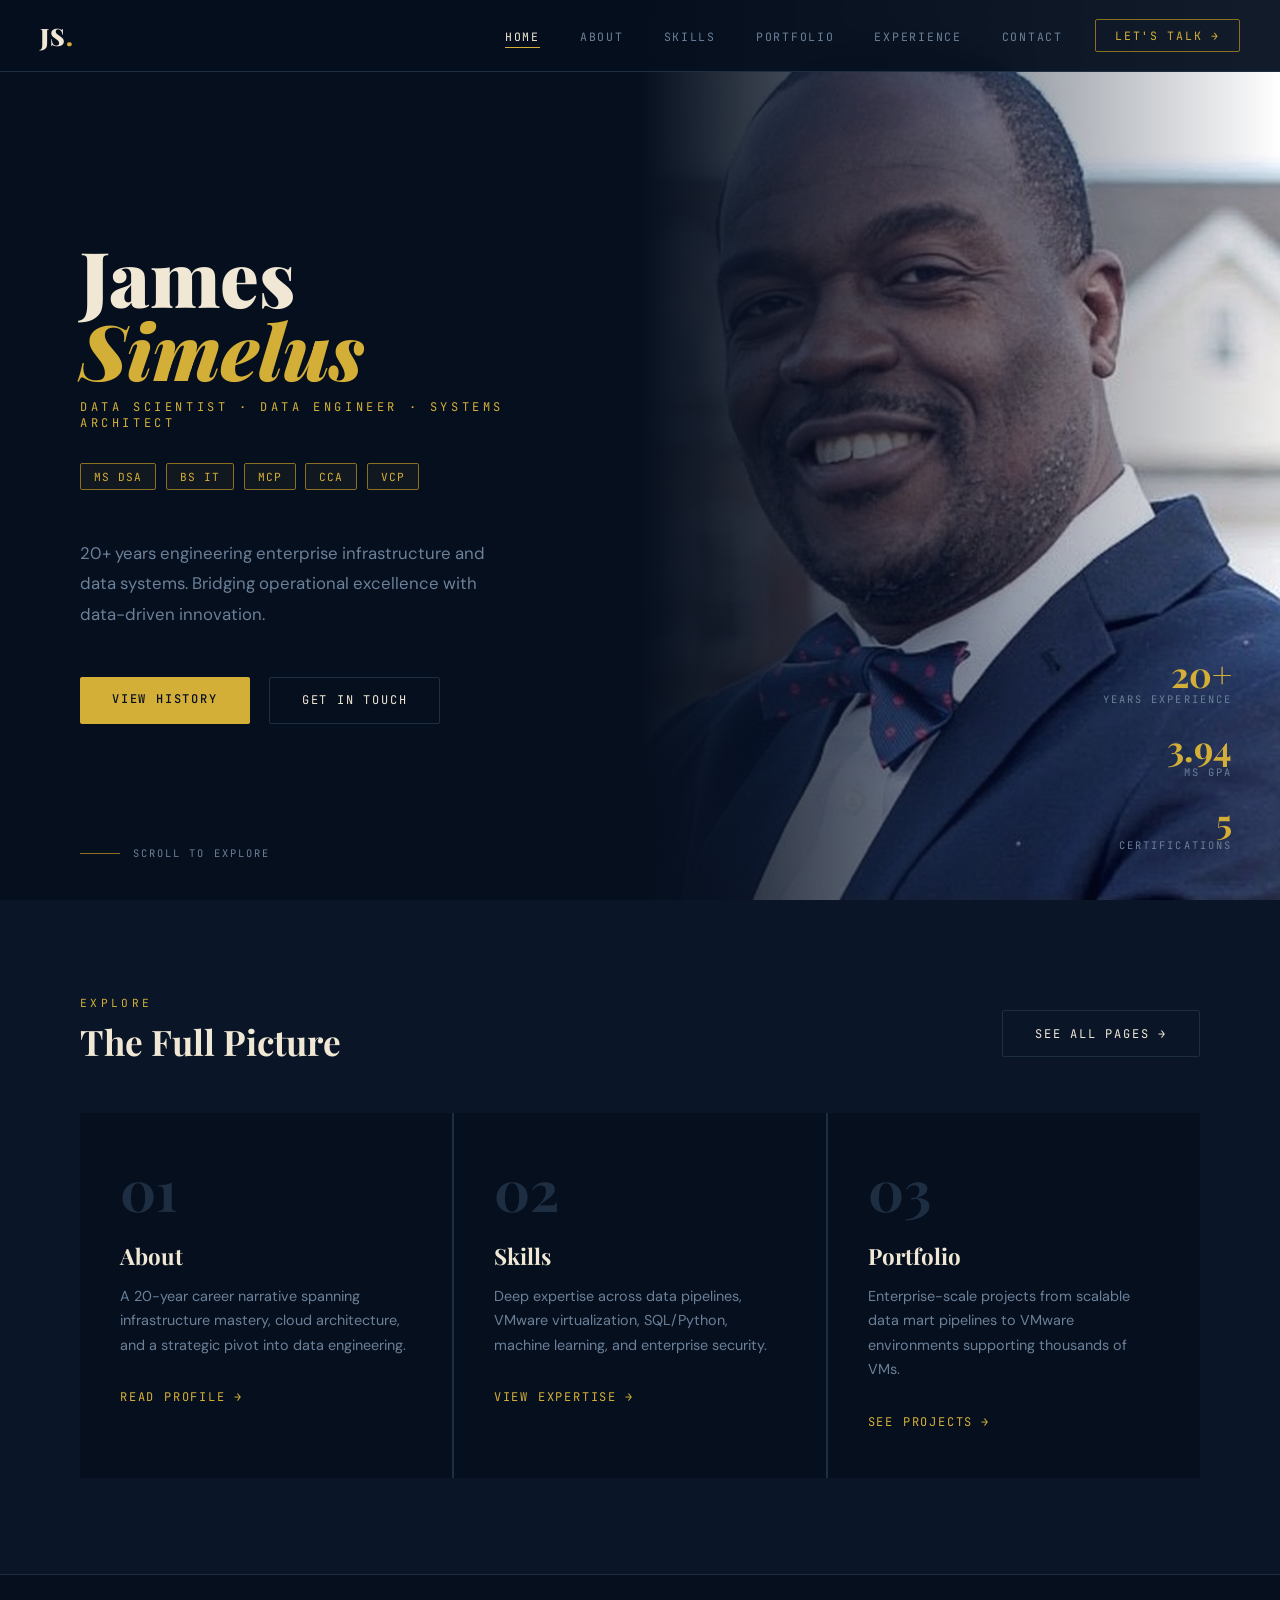
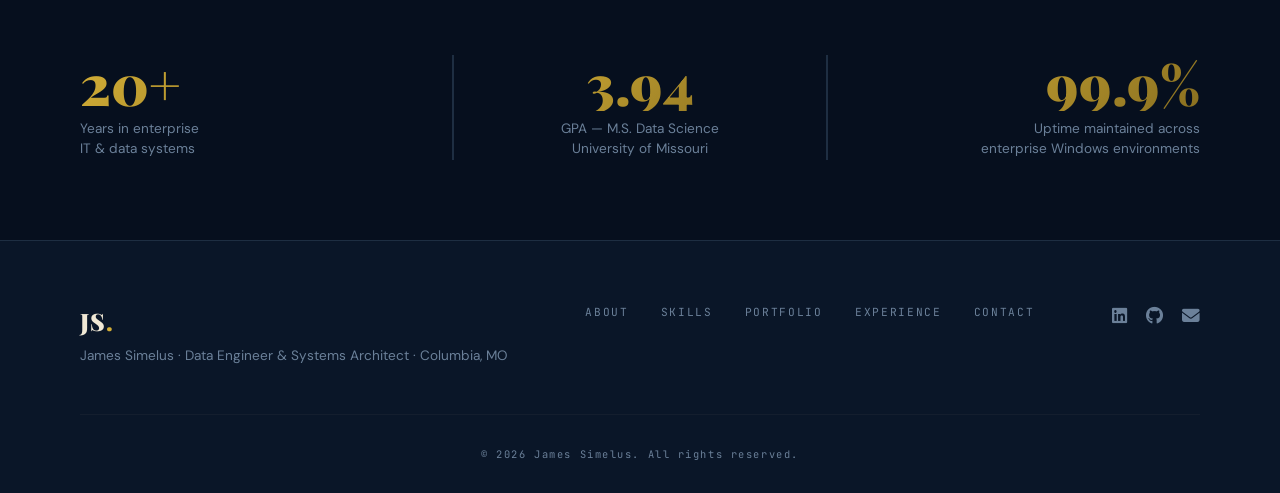
<file: index.html>
<!DOCTYPE html>
<html lang="en">
<head>
  <meta charset="UTF-8" />
  <meta name="viewport" content="width=device-width, initial-scale=1.0" />
  <title>James Simelus | Data Engineer & Systems Architect</title>
  <link rel="preconnect" href="https://fonts.googleapis.com">
  <link href="https://fonts.googleapis.com/css2?family=Playfair+Display:ital,wght@0,700;0,900;1,700&family=JetBrains+Mono:wght@300;400;500&family=DM+Sans:wght@300;400;500&display=swap" rel="stylesheet">
  <link rel="stylesheet" href="https://cdnjs.cloudflare.com/ajax/libs/font-awesome/6.5.0/css/all.min.css">
  <style>
    :root{--navy:#060f1e;--navy-mid:#0a1628;--navy-light:#0f1e35;--gold:#d4af37;--gold-dim:#8a7020;--cream:#f0e8d5;--muted:#6b8099;--muted-mid:#8fa0b0;--border:#141e2e;--border-mid:#1e2e42}
    *,*::before,*::after{margin:0;padding:0;box-sizing:border-box}
    html{scroll-behavior:smooth}
    body{background:#060f1e;color:#f0e8d5;font-family:'DM Sans',sans-serif;overflow-x:hidden;-webkit-font-smoothing:antialiased}
    @keyframes fadeUp{from{opacity:0;transform:translateY(24px)}to{opacity:1;transform:translateY(0)}}
    @keyframes scanLine{0%{left:-100%}100%{left:100%}}
        /* ── NAV ── */
        /* ── NAV ── */
    .nav{position:fixed;top:0;width:100%;z-index:1000;background:rgba(6,15,30,0.95);backdrop-filter:blur(12px);border-bottom:1px solid #1e2e42}
    .nav-inner{max-width:1280px;margin:0 auto;padding:1.2rem 2.5rem;display:flex;align-items:center;gap:2rem}
    /* desktop logo = JS. */
    .nav-logo{font-family:'Playfair Display',serif;font-size:1.5rem;font-weight:900;color:#f0e8d5;text-decoration:none;margin-right:auto;letter-spacing:.05em}
    .nav-logo span{color:#d4af37}
    /* mobile logo = full name (hidden on desktop) */
    .nav-logo-mobile{font-family:'Playfair Display',serif;font-size:1.1rem;font-weight:900;color:#f0e8d5;text-decoration:none;letter-spacing:.03em;display:none}
    .nav-logo-mobile span{color:#d4af37}
    .nav-links{list-style:none;display:flex;gap:2.5rem}
    .nav-links a{font-family:'JetBrains Mono',monospace;font-size:.72rem;letter-spacing:.15em;text-transform:uppercase;text-decoration:none;color:#6b8099;transition:color .25s;position:relative}
    .nav-links a::after{content:'';position:absolute;bottom:-4px;left:0;width:0;height:1px;background:#d4af37;transition:width .3s}
    .nav-links a:hover,.nav-links a.active{color:#f0e8d5}
    .nav-links a:hover::after,.nav-links a.active::after{width:100%}
    .nav-cta{font-family:'JetBrains Mono',monospace;font-size:.72rem;letter-spacing:.15em;text-transform:uppercase;text-decoration:none;color:#d4af37;border:1px solid #8a7020;padding:.5rem 1.2rem;border-radius:2px;transition:all .25s}
    .nav-cta:hover{background:#d4af37;color:#060f1e}
    /* hamburger button */
    .nav-hamburger{display:none;flex-direction:column;justify-content:center;gap:5px;background:none;border:none;cursor:pointer;padding:4px;z-index:1100}
    .nav-hamburger span{display:block;width:24px;height:2px;background:#f0e8d5;border-radius:2px;transition:all .3s ease}
    .nav-hamburger.open span:nth-child(1){transform:translateY(7px) rotate(45deg)}
    .nav-hamburger.open span:nth-child(2){opacity:0;transform:scaleX(0)}
    .nav-hamburger.open span:nth-child(3){transform:translateY(-7px) rotate(-45deg)}
    /* mobile drawer */
    .nav-drawer{display:none;position:fixed;top:0;left:0;width:100%;height:100%;z-index:1050;flex-direction:column}
    .nav-drawer.open{display:flex}
    .nav-drawer-backdrop{position:absolute;inset:0;background:rgba(6,15,30,.85);backdrop-filter:blur(8px)}
    .nav-drawer-panel{position:relative;z-index:1;margin-left:auto;width:72%;max-width:300px;height:100%;background:#0a1628;border-left:1px solid #1e2e42;padding:5rem 2rem 3rem;display:flex;flex-direction:column;gap:0;transform:translateX(100%);transition:transform .35s cubic-bezier(.4,0,.2,1)}
    .nav-drawer.open .nav-drawer-panel{transform:translateX(0)}
    .nav-drawer-links{list-style:none;display:flex;flex-direction:column;gap:0}
    .nav-drawer-links li{border-bottom:1px solid #141e2e}
    .nav-drawer-links a{font-family:'JetBrains Mono',monospace;font-size:.8rem;letter-spacing:.2em;text-transform:uppercase;text-decoration:none;color:#6b8099;padding:1.2rem 0;display:block;transition:color .2s}
    .nav-drawer-links a:hover,.nav-drawer-links a.active{color:#d4af37}
    .nav-drawer-cta{margin-top:2rem;font-family:'JetBrains Mono',monospace;font-size:.75rem;letter-spacing:.15em;text-transform:uppercase;text-decoration:none;background:#d4af37;color:#060f1e;padding:.9rem 1.5rem;border-radius:2px;text-align:center;display:block;transition:all .25s}
    .nav-drawer-cta:hover{background:#f0e8d5}
    @media(max-width:900px){
      .nav-logo{display:none}
      .nav-logo-mobile{display:block;margin-right:auto}
      .nav-links{display:none}
      .nav-cta{display:none}
      .nav-hamburger{display:flex}
    }
    /* hamburger button */
    .nav-hamburger{display:none;flex-direction:column;justify-content:center;gap:5px;background:none;border:none;cursor:pointer;padding:4px;z-index:1100}
    .nav-hamburger span{display:block;width:24px;height:2px;background:#f0e8d5;border-radius:2px;transition:all .3s ease}
    .nav-hamburger.open span:nth-child(1){transform:translateY(7px) rotate(45deg)}
    .nav-hamburger.open span:nth-child(2){opacity:0;transform:scaleX(0)}
    .nav-hamburger.open span:nth-child(3){transform:translateY(-7px) rotate(-45deg)}
    /* mobile drawer */
    .nav-drawer{display:none;position:fixed;top:0;left:0;width:100%;height:100%;z-index:1050;flex-direction:column}
    .nav-drawer.open{display:flex}
    .nav-drawer-backdrop{position:absolute;inset:0;background:rgba(6,15,30,.85);backdrop-filter:blur(8px)}
    .nav-drawer-panel{position:relative;z-index:1;margin-left:auto;width:72%;max-width:300px;height:100%;background:#0a1628;border-left:1px solid #1e2e42;padding:5rem 2rem 3rem;display:flex;flex-direction:column;gap:0;transform:translateX(100%);transition:transform .35s cubic-bezier(.4,0,.2,1)}
    .nav-drawer.open .nav-drawer-panel{transform:translateX(0)}
    .nav-drawer-links{list-style:none;display:flex;flex-direction:column;gap:0}
    .nav-drawer-links li{border-bottom:1px solid #141e2e}
    .nav-drawer-links a{font-family:'JetBrains Mono',monospace;font-size:.8rem;letter-spacing:.2em;text-transform:uppercase;text-decoration:none;color:#6b8099;padding:1.2rem 0;display:block;transition:color .2s}
    .nav-drawer-links a:hover,.nav-drawer-links a.active{color:#d4af37}
    .nav-drawer-cta{margin-top:2rem;font-family:'JetBrains Mono',monospace;font-size:.75rem;letter-spacing:.15em;text-transform:uppercase;text-decoration:none;background:#d4af37;color:#060f1e;padding:.9rem 1.5rem;border-radius:2px;text-align:center;display:block;transition:all .25s}
    .nav-drawer-cta:hover{background:#f0e8d5}
    @media(max-width:900px){
      .nav-logo{display:none}
      .nav-logo-mobile{display:block;margin-right:auto}
      .nav-links{display:none}
      .nav-cta{display:none}
      .nav-hamburger{display:flex}
    }
    /* BUTTONS */
    .btn-primary{font-family:'JetBrains Mono',monospace;font-size:.75rem;letter-spacing:.15em;text-transform:uppercase;text-decoration:none;background:#d4af37;color:#060f1e;padding:.9rem 2rem;border-radius:2px;border:none;cursor:pointer;display:inline-block;transition:all .25s;font-weight:500}
    .btn-primary:hover{background:#f0e8d5;transform:translateY(-2px)}
    .btn-ghost{font-family:'JetBrains Mono',monospace;font-size:.75rem;letter-spacing:.15em;text-transform:uppercase;text-decoration:none;background:transparent;color:#f0e8d5;padding:.9rem 2rem;border-radius:2px;border:1px solid #1e2e42;display:inline-block;transition:all .25s}
    .btn-ghost:hover{border-color:#8a7020;color:#d4af37}
    /* FOOTER */
    .footer{border-top:1px solid #1e2e42;padding:4rem 5rem 2rem;background:#0a1628}
    .footer-inner{max-width:1280px;margin:0 auto 3rem;display:flex;justify-content:space-between;align-items:flex-start;gap:3rem;flex-wrap:wrap}
    .footer-left p{font-size:.85rem;color:#6b8099;line-height:1.6}
    .footer-links{display:flex;gap:2rem;flex-wrap:wrap}
    .footer-links a{font-family:'JetBrains Mono',monospace;font-size:.7rem;letter-spacing:.15em;text-transform:uppercase;text-decoration:none;color:#6b8099;transition:color .2s}
    .footer-links a:hover{color:#d4af37}
    .footer-social{display:flex;gap:1.2rem;font-size:1.1rem}
    .footer-social a{color:#6b8099;text-decoration:none;transition:color .2s}
    .footer-social a:hover{color:#d4af37}
    .footer-copy{text-align:center;font-family:'JetBrains Mono',monospace;font-size:.65rem;letter-spacing:.15em;color:#6b8099;padding-top:2rem;border-top:1px solid #141e2e;max-width:1280px;margin:0 auto}
    /* HERO */
    .hero{min-height:100vh;display:grid;grid-template-columns:1fr 1fr;position:relative;overflow:hidden}
    .hero-left{display:flex;flex-direction:column;justify-content:center;padding:8rem 4rem 4rem 5rem;position:relative;z-index:2}
    .hero-eyebrow{font-family:'JetBrains Mono',monospace;font-size:.75rem;letter-spacing:.3em;color:#d4af37;text-transform:uppercase;margin-top:.8rem;margin-bottom:2rem;opacity:0;animation:fadeUp .8s ease forwards .7s}
    .hero-name{font-family:'Playfair Display',serif;font-size:clamp(3.5rem,6vw,6rem);font-weight:900;line-height:.95;color:#f0e8d5;margin-bottom:0;opacity:0;animation:fadeUp .8s ease forwards .3s}
    .hero-name em{font-style:italic;color:#d4af37}
    .hero-desc{font-size:1.05rem;color:#6b8099;line-height:1.8;max-width:440px;margin-bottom:3rem;opacity:0;animation:fadeUp .8s ease forwards .7s}
    .hero-creds{display:flex;flex-wrap:wrap;gap:.6rem;margin-bottom:3rem;opacity:0;animation:fadeUp .8s ease forwards .9s}
    .cred-pill{font-family:'JetBrains Mono',monospace;font-size:.7rem;letter-spacing:.1em;padding:.35rem .8rem;border:1px solid #8a7020;color:#d4af37;border-radius:2px;background:rgba(212,175,55,.06)}
    .hero-actions{display:flex;gap:1.2rem;opacity:0;animation:fadeUp .8s ease forwards 1.1s}
    .hero-right{position:relative;overflow:hidden;background:linear-gradient(135deg,#0a1628,#0f2a50,#060f1e)}
    .hero-image-wrap{position:absolute;inset:0}
    .hero-image-wrap img{width:100%;height:100%;object-fit:cover;object-position:center top;filter:grayscale(20%) contrast(1.05)}
    .hero-image-overlay{position:absolute;inset:0;background:linear-gradient(90deg,#060f1e 0%,rgba(8,20,40,.4) 60%,transparent 100%)}
    .hero-stat-strip{position:absolute;bottom:3rem;right:3rem;display:flex;flex-direction:column;gap:1.5rem;z-index:3;opacity:0;animation:fadeUp .8s ease forwards 1.3s}
    .hero-stat{text-align:right}
    .hero-stat-num{font-family:'Playfair Display',serif;font-size:2.2rem;font-weight:700;color:#d4af37;line-height:1}
    .hero-stat-label{font-family:'JetBrains Mono',monospace;font-size:.65rem;letter-spacing:.2em;color:#6b8099;text-transform:uppercase}
    .scroll-hint{position:absolute;bottom:2.5rem;left:5rem;display:flex;align-items:center;gap:.8rem;font-family:'JetBrains Mono',monospace;font-size:.65rem;letter-spacing:.2em;color:#6b8099;text-transform:uppercase;opacity:0;animation:fadeUp .8s ease forwards 1.5s}
    .scroll-line{width:40px;height:1px;background:#8a7020;position:relative;overflow:hidden}
    .scroll-line::after{content:'';position:absolute;left:-100%;top:0;width:100%;height:100%;background:#d4af37;animation:scanLine 2s ease-in-out infinite 2s}
    /* TEASER */
    .teaser-section{padding:6rem 5rem;background:#0a1628}
    .teaser-header{display:flex;justify-content:space-between;align-items:flex-end;margin-bottom:3rem}
    .teaser-label{font-family:'JetBrains Mono',monospace;font-size:.7rem;letter-spacing:.3em;color:#d4af37;text-transform:uppercase;margin-bottom:.5rem}
    .teaser-title{font-family:'Playfair Display',serif;font-size:2.2rem;font-weight:700;color:#f0e8d5}
    .teaser-grid{display:grid;grid-template-columns:repeat(3,1fr);gap:1.5px;background:#1e2e42}
    .teaser-card{background:#060f1e;padding:3rem 2.5rem;text-decoration:none;display:block;position:relative;overflow:hidden;transition:background .3s}
    .teaser-card::before{content:'';position:absolute;bottom:0;left:0;width:0;height:2px;background:#d4af37;transition:width .4s}
    .teaser-card:hover{background:#0f1e35}
    .teaser-card:hover::before{width:100%}
    .teaser-card-num{font-family:'Playfair Display',serif;font-size:3.5rem;font-weight:700;color:#1e2e42;line-height:1;margin-bottom:1.5rem;transition:color .3s}
    .teaser-card:hover .teaser-card-num{color:#8a7020}
    .teaser-card-title{font-family:'Playfair Display',serif;font-size:1.4rem;font-weight:700;color:#f0e8d5;margin-bottom:.8rem}
    .teaser-card-desc{font-size:.9rem;color:#6b8099;line-height:1.7;margin-bottom:2rem}
    .teaser-card-arrow{font-family:'JetBrains Mono',monospace;font-size:.75rem;letter-spacing:.15em;color:#d4af37;text-transform:uppercase;display:flex;align-items:center;gap:.5rem;transition:gap .3s}
    .teaser-card:hover .teaser-card-arrow{gap:1rem}
    /* FEATURED STRIP */
    .featured-strip{padding:5rem;display:grid;grid-template-columns:1fr 2px 1fr 2px 1fr;gap:0;border-top:1px solid #1e2e42}
    .featured-divider{background:#1e2e42}
    .featured-item{padding:0 3rem;text-align:center}
    .featured-item:first-child{padding-left:0;text-align:left}
    .featured-item:last-child{padding-right:0;text-align:right}
    .featured-number{font-family:'Playfair Display',serif;font-size:3.5rem;font-weight:900;background:linear-gradient(135deg,#d4af37,#8a7020);-webkit-background-clip:text;-webkit-text-fill-color:transparent;background-clip:text;line-height:1;margin-bottom:.5rem}
    .featured-desc{font-size:.85rem;color:#6b8099;line-height:1.5}
    @media(max-width:900px){
      .hero{grid-template-columns:1fr}.hero-right{display:none}.hero-left{padding:7rem 2rem 4rem}
      .teaser-grid{grid-template-columns:1fr}.teaser-section{padding:4rem 2rem}
      .featured-strip{grid-template-columns:1fr;gap:2rem;padding:3rem 2rem}
      .featured-divider{display:none}.featured-item,.featured-item:first-child,.featured-item:last-child{padding:0;text-align:center}
      .nav-links{display:none}.nav-cta{display:none}.footer{padding:3rem 2rem}.footer-inner{flex-direction:column;gap:2rem}
    }
  </style>
</head>
<body>
  <nav class="nav">
    <div class="nav-inner">
      <a href="index.html" class="nav-logo">JS<span>.</span></a>
      <a href="index.html" class="nav-logo-mobile">James <span>Simelus</span></a>
      <ul class="nav-links">
        <li><a href="index.html">Home</a></li>
        <li><a href="about.html">About</a></li>
        <li><a href="skills.html">Skills</a></li>
        <li><a href="portfolio.html">Portfolio</a></li>
        <li><a href="experience.html">Experience</a></li>
        <li><a href="contact.html">Contact</a></li>
      </ul>
      <a href="contact.html" class="nav-cta">Let's Talk →</a>
      <button class="nav-hamburger" id="hamburger" aria-label="Open menu">
        <span></span><span></span><span></span>
      </button>
    </div>
  </nav>

  <!-- Mobile drawer -->
  <div class="nav-drawer" id="navDrawer">
    <div class="nav-drawer-backdrop" id="drawerBackdrop"></div>
    <div class="nav-drawer-panel">
      <ul class="nav-drawer-links" id="drawerLinks">
        <li><a href="index.html">Home</a></li>
        <li><a href="about.html">About</a></li>
        <li><a href="skills.html">Skills</a></li>
        <li><a href="portfolio.html">Portfolio</a></li>
        <li><a href="experience.html">Experience</a></li>
        <li><a href="contact.html">Contact</a></li>
      </ul>
      <a href="contact.html" class="nav-drawer-cta">Let's Talk →</a>
    </div>
  </div>
  <section class="hero">
    <div class="hero-left">
      <h1 class="hero-name">James<br><em>Simelus</em></h1>
      <div class="hero-eyebrow">Data Scientist · Data Engineer · Systems Architect</div>
      <div class="hero-creds">
        <span class="cred-pill">MS DSA</span><span class="cred-pill">BS IT</span><span class="cred-pill">MCP</span><span class="cred-pill">CCA</span><span class="cred-pill">VCP</span>
      </div>
      <p class="hero-desc">20+ years engineering enterprise infrastructure and data systems. Bridging operational excellence with data-driven innovation.</p>
      <div class="hero-actions">
        <a href="experience.html" class="btn-primary">View History</a>
        <a href="contact.html" class="btn-ghost">Get In Touch</a>
      </div>
    </div>
    <div class="hero-right">
      <div class="hero-image-wrap">
        <img src="headshot.jpg" alt="James Simelus">
        <div class="hero-image-overlay"></div>
      </div>
      <div class="hero-stat-strip">
        <div class="hero-stat"><div class="hero-stat-num">20+</div><div class="hero-stat-label">Years Experience</div></div>
        <div class="hero-stat"><div class="hero-stat-num">3.94</div><div class="hero-stat-label">MS GPA</div></div>
        <div class="hero-stat"><div class="hero-stat-num">5</div><div class="hero-stat-label">Certifications</div></div>
      </div>
    </div>
    <div class="scroll-hint"><div class="scroll-line"></div>Scroll to explore</div>
  </section>

  <section class="teaser-section">
    <div class="teaser-header">
      <div><div class="teaser-label">Explore</div><h2 class="teaser-title">The Full Picture</h2></div>
      <a href="about.html" class="btn-ghost" style="margin-bottom:.5rem">See all pages →</a>
    </div>
    <div class="teaser-grid">
      <a href="about.html" class="teaser-card"><div class="teaser-card-num">01</div><div class="teaser-card-title">About</div><div class="teaser-card-desc">A 20-year career narrative spanning infrastructure mastery, cloud architecture, and a strategic pivot into data engineering.</div><div class="teaser-card-arrow">Read profile <span>→</span></div></a>
      <a href="skills.html" class="teaser-card"><div class="teaser-card-num">02</div><div class="teaser-card-title">Skills</div><div class="teaser-card-desc">Deep expertise across data pipelines, VMware virtualization, SQL/Python, machine learning, and enterprise security.</div><div class="teaser-card-arrow">View expertise <span>→</span></div></a>
      <a href="portfolio.html" class="teaser-card"><div class="teaser-card-num">03</div><div class="teaser-card-title">Portfolio</div><div class="teaser-card-desc">Enterprise-scale projects from scalable data mart pipelines to VMware environments supporting thousands of VMs.</div><div class="teaser-card-arrow">See projects <span>→</span></div></a>
    </div>
  </section>

  <div class="featured-strip">
    <div class="featured-item"><div class="featured-number">20+</div><div class="featured-desc">Years in enterprise<br>IT & data systems</div></div>
    <div class="featured-divider"></div>
    <div class="featured-item"><div class="featured-number">3.94</div><div class="featured-desc">GPA — M.S. Data Science<br>University of Missouri</div></div>
    <div class="featured-divider"></div>
    <div class="featured-item"><div class="featured-number">99.9%</div><div class="featured-desc">Uptime maintained across<br>enterprise Windows environments</div></div>
  </div>

  <footer class="footer">
    <div class="footer-inner">
      <div class="footer-left"><a href="index.html" class="nav-logo" style="display:block;margin-bottom:.5rem">JS<span>.</span></a><p>James Simelus · Data Engineer & Systems Architect · Columbia, MO</p></div>
      <div class="footer-links"><a href="about.html">About</a><a href="skills.html">Skills</a><a href="portfolio.html">Portfolio</a><a href="experience.html">Experience</a><a href="contact.html">Contact</a></div>
      <div class="footer-social"><a href="https://www.linkedin.com/in/james-simelus" target="_blank"><i class="fab fa-linkedin"></i></a><a href="https://github.com/jsimelus1" target="_blank"><i class="fab fa-github"></i></a><a href="mailto:me@jamessimelus.com"><i class="fas fa-envelope"></i></a></div>
    </div>
    <div class="footer-copy">© <span id="yr"></span> James Simelus. All rights reserved.</div>
  </footer>
  <script>document.getElementById('yr').textContent=new Date().getFullYear();</script>

  <script>
    // Set active nav link based on current page
    (function(){
      var page = window.location.pathname.split('/').pop() || 'index.html';
      document.querySelectorAll('.nav-links a, .nav-drawer-links a').forEach(function(a){
        if (a.getAttribute('href') === page) a.classList.add('active');
      });
    })();

    // Hamburger menu
    var hamburger = document.getElementById('hamburger');
    var drawer    = document.getElementById('navDrawer');
    var backdrop  = document.getElementById('drawerBackdrop');

    function openDrawer() {
      drawer.classList.add('open');
      hamburger.classList.add('open');
      document.body.style.overflow = 'hidden';
    }
    function closeDrawer() {
      drawer.classList.remove('open');
      hamburger.classList.remove('open');
      document.body.style.overflow = '';
    }

    hamburger.addEventListener('click', function(e) {
      e.stopPropagation();
      drawer.classList.contains('open') ? closeDrawer() : openDrawer();
    });
    backdrop.addEventListener('click', closeDrawer);
    document.querySelectorAll('.nav-drawer-links a').forEach(function(a){
      a.addEventListener('click', closeDrawer);
    });
  </script>
</body>
</html>
</file>
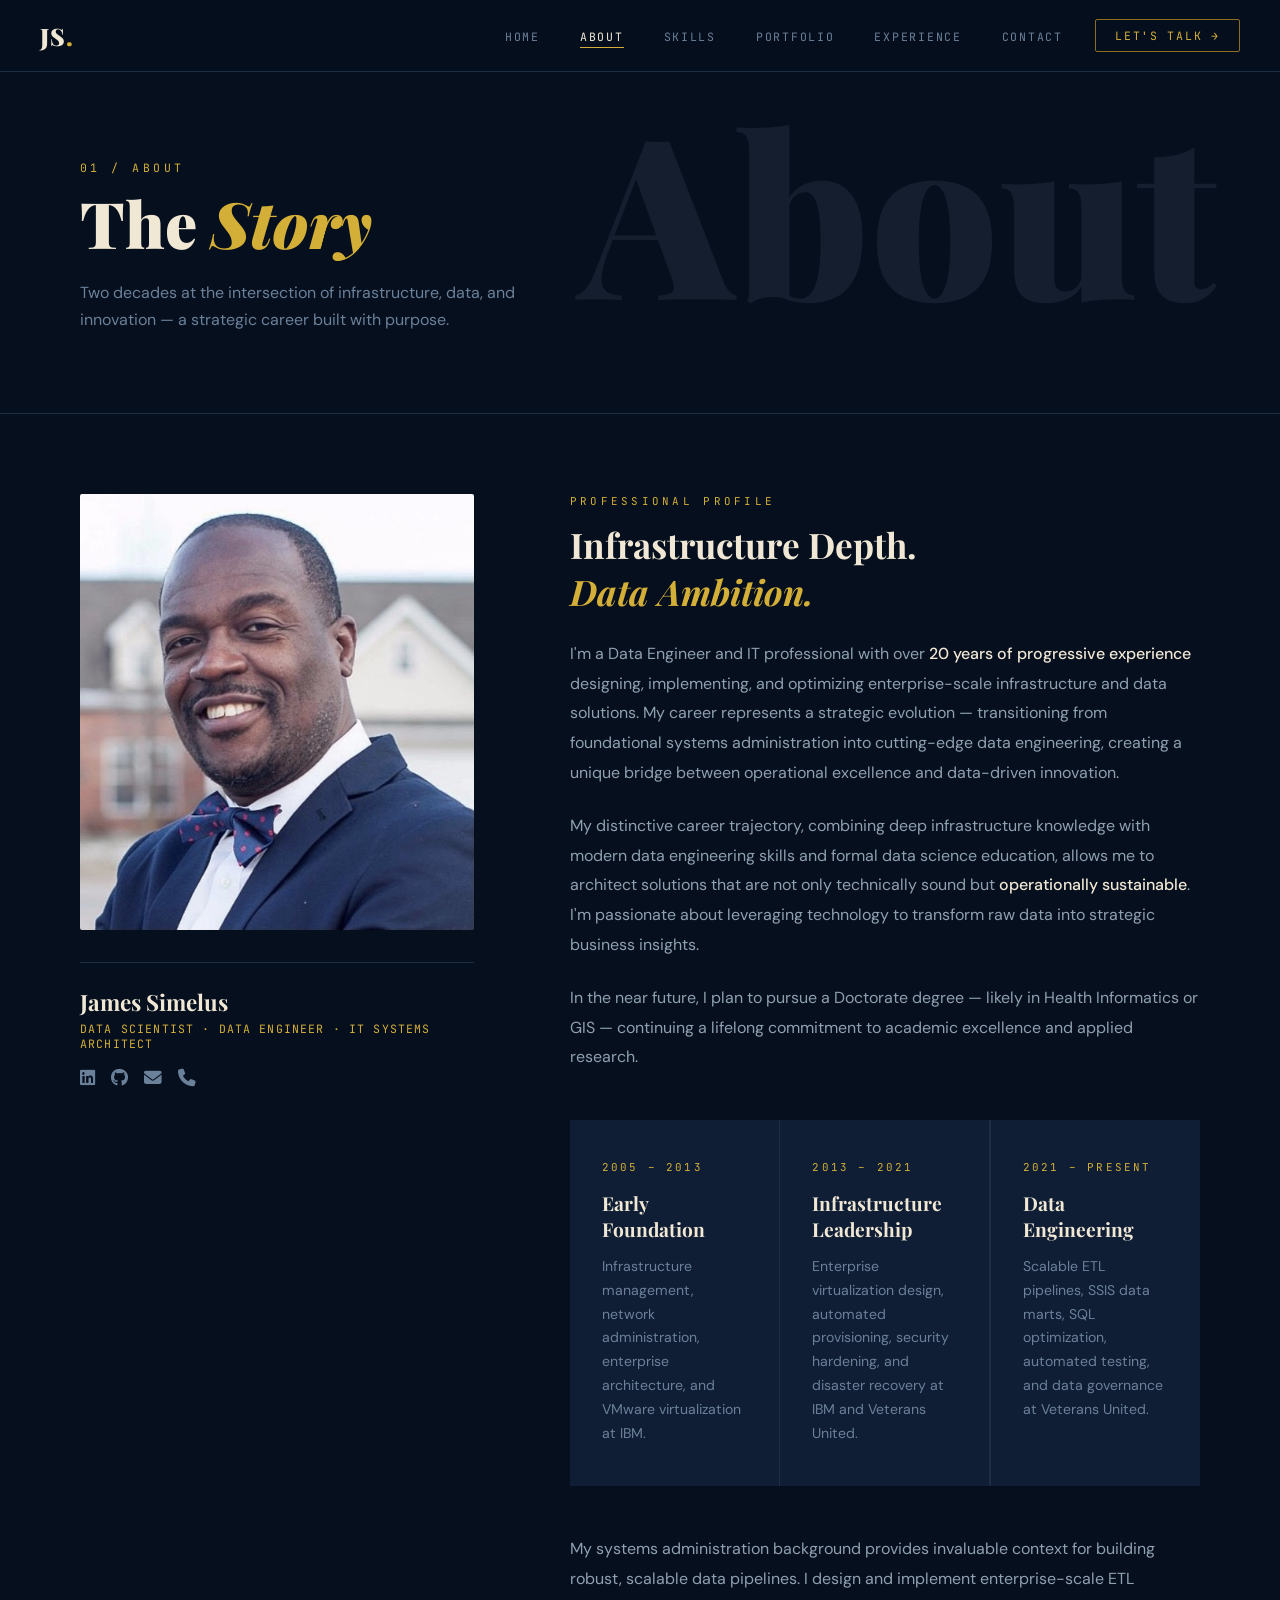
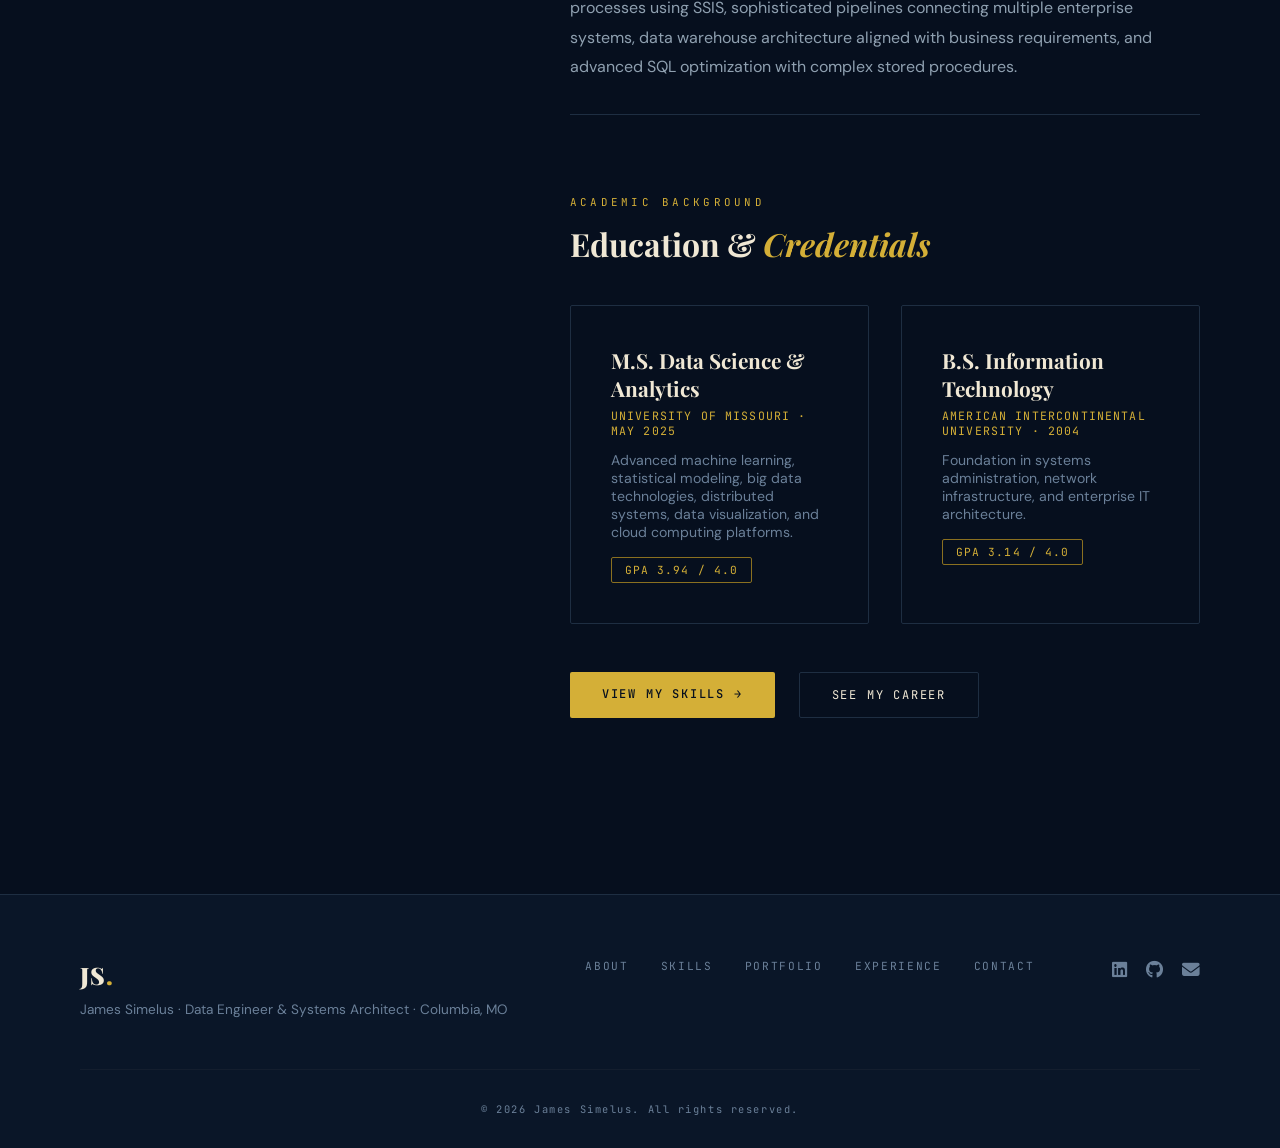
<file: about.html>
<!DOCTYPE html>
<html lang="en">
<head>
  <meta charset="UTF-8" />
  <meta name="viewport" content="width=device-width, initial-scale=1.0" />
  <title>About — James Simelus</title>
  <link rel="preconnect" href="https://fonts.googleapis.com">
  <link href="https://fonts.googleapis.com/css2?family=Playfair+Display:ital,wght@0,700;0,900;1,700&family=JetBrains+Mono:wght@300;400;500&family=DM+Sans:wght@300;400;500&display=swap" rel="stylesheet">
  <link rel="stylesheet" href="https://cdnjs.cloudflare.com/ajax/libs/font-awesome/6.5.0/css/all.min.css">
  <style>
    :root{--navy:#060f1e;--navy-mid:#0a1628;--navy-light:#0f1e35;--gold:#d4af37;--gold-dim:#8a7020;--cream:#f0e8d5;--muted:#6b8099;--muted-mid:#8fa0b0;--border:#141e2e;--border-mid:#1e2e42}
    *,*::before,*::after{margin:0;padding:0;box-sizing:border-box}
    html{scroll-behavior:smooth}
    body{background:#060f1e;color:#f0e8d5;font-family:'DM Sans',sans-serif;overflow-x:hidden;-webkit-font-smoothing:antialiased}
    @keyframes fadeUp{from{opacity:0;transform:translateY(24px)}to{opacity:1;transform:translateY(0)}}
        /* ── NAV ── */
    .nav{position:fixed;top:0;width:100%;z-index:1000;background:rgba(6,15,30,0.95);backdrop-filter:blur(12px);border-bottom:1px solid #1e2e42}
    .nav-inner{max-width:1280px;margin:0 auto;padding:1.2rem 2.5rem;display:flex;align-items:center;gap:2rem}
    /* desktop logo = JS. */
    .nav-logo{font-family:'Playfair Display',serif;font-size:1.5rem;font-weight:900;color:#f0e8d5;text-decoration:none;margin-right:auto;letter-spacing:.05em}
    .nav-logo span{color:#d4af37}
    /* mobile logo = full name (hidden on desktop) */
    .nav-logo-mobile{font-family:'Playfair Display',serif;font-size:1.1rem;font-weight:900;color:#f0e8d5;text-decoration:none;letter-spacing:.03em;display:none}
    .nav-logo-mobile span{color:#d4af37}
    .nav-links{list-style:none;display:flex;gap:2.5rem}
    .nav-links a{font-family:'JetBrains Mono',monospace;font-size:.72rem;letter-spacing:.15em;text-transform:uppercase;text-decoration:none;color:#6b8099;transition:color .25s;position:relative}
    .nav-links a::after{content:'';position:absolute;bottom:-4px;left:0;width:0;height:1px;background:#d4af37;transition:width .3s}
    .nav-links a:hover,.nav-links a.active{color:#f0e8d5}
    .nav-links a:hover::after,.nav-links a.active::after{width:100%}
    .nav-cta{font-family:'JetBrains Mono',monospace;font-size:.72rem;letter-spacing:.15em;text-transform:uppercase;text-decoration:none;color:#d4af37;border:1px solid #8a7020;padding:.5rem 1.2rem;border-radius:2px;transition:all .25s}
    .nav-cta:hover{background:#d4af37;color:#060f1e}
    /* hamburger button */
    .nav-hamburger{display:none;flex-direction:column;justify-content:center;gap:5px;background:none;border:none;cursor:pointer;padding:4px;z-index:1100}
    .nav-hamburger span{display:block;width:24px;height:2px;background:#f0e8d5;border-radius:2px;transition:all .3s ease}
    .nav-hamburger.open span:nth-child(1){transform:translateY(7px) rotate(45deg)}
    .nav-hamburger.open span:nth-child(2){opacity:0;transform:scaleX(0)}
    .nav-hamburger.open span:nth-child(3){transform:translateY(-7px) rotate(-45deg)}
    /* mobile drawer */
    .nav-drawer{display:none;position:fixed;top:0;left:0;width:100%;height:100%;z-index:1050;flex-direction:column}
    .nav-drawer.open{display:flex}
    .nav-drawer-backdrop{position:absolute;inset:0;background:rgba(6,15,30,.85);backdrop-filter:blur(8px)}
    .nav-drawer-panel{position:relative;z-index:1;margin-left:auto;width:72%;max-width:300px;height:100%;background:#0a1628;border-left:1px solid #1e2e42;padding:5rem 2rem 3rem;display:flex;flex-direction:column;gap:0;transform:translateX(100%);transition:transform .35s cubic-bezier(.4,0,.2,1)}
    .nav-drawer.open .nav-drawer-panel{transform:translateX(0)}
    .nav-drawer-links{list-style:none;display:flex;flex-direction:column;gap:0}
    .nav-drawer-links li{border-bottom:1px solid #141e2e}
    .nav-drawer-links a{font-family:'JetBrains Mono',monospace;font-size:.8rem;letter-spacing:.2em;text-transform:uppercase;text-decoration:none;color:#6b8099;padding:1.2rem 0;display:block;transition:color .2s}
    .nav-drawer-links a:hover,.nav-drawer-links a.active{color:#d4af37}
    .nav-drawer-cta{margin-top:2rem;font-family:'JetBrains Mono',monospace;font-size:.75rem;letter-spacing:.15em;text-transform:uppercase;text-decoration:none;background:#d4af37;color:#060f1e;padding:.9rem 1.5rem;border-radius:2px;text-align:center;display:block;transition:all .25s}
    .nav-drawer-cta:hover{background:#f0e8d5}
    @media(max-width:900px){
      .nav-logo{display:none}
      .nav-logo-mobile{display:block;margin-right:auto}
      .nav-links{display:none}
      .nav-cta{display:none}
      .nav-hamburger{display:flex}
    }
    .btn-primary{font-family:'JetBrains Mono',monospace;font-size:.75rem;letter-spacing:.15em;text-transform:uppercase;text-decoration:none;background:#d4af37;color:#060f1e;padding:.9rem 2rem;border-radius:2px;border:none;cursor:pointer;display:inline-block;transition:all .25s;font-weight:500}
    .btn-primary:hover{background:#f0e8d5;transform:translateY(-2px)}
    .btn-ghost{font-family:'JetBrains Mono',monospace;font-size:.75rem;letter-spacing:.15em;text-transform:uppercase;text-decoration:none;background:transparent;color:#f0e8d5;padding:.9rem 2rem;border-radius:2px;border:1px solid #1e2e42;display:inline-block;transition:all .25s}
    .btn-ghost:hover{border-color:#8a7020;color:#d4af37}
    .page-header{padding:10rem 5rem 5rem;border-bottom:1px solid #1e2e42;position:relative;overflow:hidden}
    .page-header::before{content:attr(data-title);position:absolute;right:4rem;top:50%;transform:translateY(-50%);font-family:'Playfair Display',serif;font-size:14rem;font-weight:900;color:#141e2e;line-height:1;pointer-events:none;user-select:none;white-space:nowrap}
    .page-eyebrow{font-family:'JetBrains Mono',monospace;font-size:.72rem;letter-spacing:.3em;color:#d4af37;text-transform:uppercase;margin-bottom:1rem;opacity:0;animation:fadeUp .7s ease forwards .2s}
    .page-title{font-family:'Playfair Display',serif;font-size:clamp(2.5rem,5vw,5rem);font-weight:900;color:#f0e8d5;line-height:1;opacity:0;animation:fadeUp .7s ease forwards .4s}
    .page-title em{font-style:italic;color:#d4af37}
    .page-subtitle{font-size:1rem;color:#6b8099;max-width:500px;line-height:1.7;margin-top:1.5rem;opacity:0;animation:fadeUp .7s ease forwards .6s}
    .section-label{font-family:'JetBrains Mono',monospace;font-size:.68rem;letter-spacing:.3em;color:#d4af37;text-transform:uppercase;margin-bottom:.8rem}
    .footer{border-top:1px solid #1e2e42;padding:4rem 5rem 2rem;background:#0a1628}
    .footer-inner{max-width:1280px;margin:0 auto 3rem;display:flex;justify-content:space-between;align-items:flex-start;gap:3rem;flex-wrap:wrap}
    .footer-left p{font-size:.85rem;color:#6b8099;line-height:1.6}
    .footer-links{display:flex;gap:2rem;flex-wrap:wrap}
    .footer-links a{font-family:'JetBrains Mono',monospace;font-size:.7rem;letter-spacing:.15em;text-transform:uppercase;text-decoration:none;color:#6b8099;transition:color .2s}
    .footer-links a:hover{color:#d4af37}
    .footer-social{display:flex;gap:1.2rem;font-size:1.1rem}
    .footer-social a{color:#6b8099;text-decoration:none;transition:color .2s}
    .footer-social a:hover{color:#d4af37}
    .footer-copy{text-align:center;font-family:'JetBrains Mono',monospace;font-size:.65rem;letter-spacing:.15em;color:#6b8099;padding-top:2rem;border-top:1px solid #141e2e;max-width:1280px;margin:0 auto}
    /* ABOUT PAGE */
    .about-body{max-width:1280px;margin:0 auto;padding:5rem}
    .about-intro-grid{display:grid;grid-template-columns:1fr 1.6fr;gap:6rem;align-items:start;margin-bottom:6rem}
    .about-photo-wrap{position:sticky;top:8rem}
    .about-photo-frame{position:relative;margin-bottom:2rem}
    .about-photo-frame img{width:100%;display:block;border-radius:2px;filter:grayscale(15%)}
    .about-photo-frame::after{display:none}
    .about-photo-caption{padding-top:1.5rem;border-top:1px solid #1e2e42}
    .about-photo-caption h3{font-family:'Playfair Display',serif;font-size:1.4rem;color:#f0e8d5;margin-bottom:.3rem}
    .about-photo-caption p{font-family:'JetBrains Mono',monospace;font-size:.72rem;letter-spacing:.1em;color:#d4af37;margin-bottom:1rem;text-transform:uppercase}
    .about-photo-links{display:flex;gap:1rem;font-size:1.1rem}
    .about-photo-links a{color:#6b8099;text-decoration:none;transition:color .2s}
    .about-photo-links a:hover{color:#d4af37}
    .about-narrative h2{font-family:'Playfair Display',serif;font-size:2.2rem;font-weight:700;color:#f0e8d5;margin-bottom:1.5rem}
    .about-narrative h2 em{font-style:italic;color:#d4af37}
    .about-narrative p{font-size:1rem;line-height:1.85;color:#8fa0b0;margin-bottom:1.5rem}
    .about-narrative p strong{color:#f0e8d5;font-weight:500}
    .era-cards{display:grid;grid-template-columns:repeat(3,1fr);gap:1.5px;background:#1e2e42;margin:3rem 0}
    .era-card{background:#0f1e35;padding:2.5rem 2rem}
    .era-card-period{font-family:'JetBrains Mono',monospace;font-size:.68rem;letter-spacing:.2em;color:#d4af37;text-transform:uppercase;margin-bottom:1rem}
    .era-card-title{font-family:'Playfair Display',serif;font-size:1.2rem;font-weight:700;color:#f0e8d5;margin-bottom:.8rem}
    .era-card-desc{font-size:.88rem;color:#6b8099;line-height:1.7}
    .education-section{border-top:1px solid #1e2e42;padding-top:5rem;margin-top:2rem}
    .edu-grid{display:grid;grid-template-columns:1fr 1fr;gap:2rem;margin-top:2.5rem}
    .edu-card{border:1px solid #1e2e42;padding:2.5rem;border-radius:2px;position:relative;overflow:hidden;transition:border-color .3s}
    .edu-card::before{content:'';position:absolute;top:0;left:0;width:3px;height:0;background:#d4af37;transition:height .4s}
    .edu-card:hover{border-color:#8a7020}
    .edu-card:hover::before{height:100%}
    .edu-degree{font-family:'Playfair Display',serif;font-size:1.3rem;font-weight:700;color:#f0e8d5;margin-bottom:.4rem}
    .edu-school{font-family:'JetBrains Mono',monospace;font-size:.72rem;letter-spacing:.1em;color:#d4af37;margin-bottom:.8rem;text-transform:uppercase}
    .edu-detail{font-size:.88rem;color:#6b8099}
    .edu-gpa{display:inline-block;margin-top:1rem;font-family:'JetBrains Mono',monospace;font-size:.7rem;letter-spacing:.1em;padding:.3rem .8rem;border:1px solid #8a7020;color:#d4af37;border-radius:2px}
    @media(max-width:900px){
      .about-body{padding:3rem 2rem}
      .about-intro-grid{grid-template-columns:1fr;gap:3rem}
      .about-photo-wrap{position:static}
      .era-cards{grid-template-columns:1fr}
      .edu-grid{grid-template-columns:1fr}
      .nav-links{display:none}.nav-cta{display:none}
      .page-header{padding:8rem 2rem 4rem}.page-header::before{display:none}
      .footer{padding:3rem 2rem}.footer-inner{flex-direction:column;gap:2rem}
    }
  </style>
</head>
<body>
  <nav class="nav">
    <div class="nav-inner">
      <a href="index.html" class="nav-logo">JS<span>.</span></a>
      <a href="index.html" class="nav-logo-mobile">James <span>Simelus</span></a>
      <ul class="nav-links">
        <li><a href="index.html">Home</a></li>
        <li><a href="about.html">About</a></li>
        <li><a href="skills.html">Skills</a></li>
        <li><a href="portfolio.html">Portfolio</a></li>
        <li><a href="experience.html">Experience</a></li>
        <li><a href="contact.html">Contact</a></li>
      </ul>
      <a href="contact.html" class="nav-cta">Let's Talk →</a>
      <button class="nav-hamburger" id="hamburger" aria-label="Open menu">
        <span></span><span></span><span></span>
      </button>
    </div>
  </nav>

  <!-- Mobile drawer -->
  <div class="nav-drawer" id="navDrawer">
    <div class="nav-drawer-backdrop" id="drawerBackdrop"></div>
    <div class="nav-drawer-panel">
      <ul class="nav-drawer-links" id="drawerLinks">
        <li><a href="index.html">Home</a></li>
        <li><a href="about.html">About</a></li>
        <li><a href="skills.html">Skills</a></li>
        <li><a href="portfolio.html">Portfolio</a></li>
        <li><a href="experience.html">Experience</a></li>
        <li><a href="contact.html">Contact</a></li>
      </ul>
      <a href="contact.html" class="nav-drawer-cta">Let's Talk →</a>
    </div>
  </div>
  <header class="page-header" data-title="About">
    <div class="page-eyebrow">01 / About</div>
    <h1 class="page-title">The <em>Story</em></h1>
    <p class="page-subtitle">Two decades at the intersection of infrastructure, data, and innovation — a strategic career built with purpose.</p>
  </header>

  <main class="about-body">
    <div class="about-intro-grid">
      <div class="about-photo-wrap">
        <div class="about-photo-frame">
          <img src="headshot.jpg" alt="James Simelus">
        </div>
        <div class="about-photo-caption">
          <h3>James Simelus</h3>
          <p>Data Scientist · Data Engineer · IT Systems Architect</p>
          <div class="about-photo-links">
            <a href="https://www.linkedin.com/in/james-simelus" target="_blank"><i class="fab fa-linkedin"></i></a>
            <a href="https://github.com/jsimelus1" target="_blank"><i class="fab fa-github"></i></a>
            <a href="mailto:me@jamessimelus.com"><i class="fas fa-envelope"></i></a>
            <a href="tel:+15736390614"><i class="fas fa-phone"></i></a>
          </div>
        </div>
      </div>
      <div class="about-narrative">
        <div class="section-label">Professional Profile</div>
        <h2>Infrastructure Depth.<br><em>Data Ambition.</em></h2>
        <p>I'm a Data Engineer and IT professional with over <strong>20 years of progressive experience</strong> designing, implementing, and optimizing enterprise-scale infrastructure and data solutions. My career represents a strategic evolution — transitioning from foundational systems administration into cutting-edge data engineering, creating a unique bridge between operational excellence and data-driven innovation.</p>
        <p>My distinctive career trajectory, combining deep infrastructure knowledge with modern data engineering skills and formal data science education, allows me to architect solutions that are not only technically sound but <strong>operationally sustainable</strong>. I'm passionate about leveraging technology to transform raw data into strategic business insights.</p>
        <p>In the near future, I plan to pursue a Doctorate degree — likely in Health Informatics or GIS — continuing a lifelong commitment to academic excellence and applied research.</p>
        <div class="era-cards">
          <div class="era-card"><div class="era-card-period">2005 – 2013</div><div class="era-card-title">Early Foundation</div><div class="era-card-desc">Infrastructure management, network administration, enterprise architecture, and VMware virtualization at IBM.</div></div>
          <div class="era-card"><div class="era-card-period">2013 – 2021</div><div class="era-card-title">Infrastructure Leadership</div><div class="era-card-desc">Enterprise virtualization design, automated provisioning, security hardening, and disaster recovery at IBM and Veterans United.</div></div>
          <div class="era-card"><div class="era-card-period">2021 – Present</div><div class="era-card-title">Data Engineering</div><div class="era-card-desc">Scalable ETL pipelines, SSIS data marts, SQL optimization, automated testing, and data governance at Veterans United.</div></div>
        </div>
        <p>My systems administration background provides invaluable context for building robust, scalable data pipelines. I design and implement enterprise-scale ETL processes using SSIS, sophisticated pipelines connecting multiple enterprise systems, data warehouse architecture aligned with business requirements, and advanced SQL optimization with complex stored procedures.</p>
        <div class="education-section">
          <div class="section-label">Academic Background</div>
          <h2 style="font-size:2rem;margin-top:.5rem">Education &amp; <em>Credentials</em></h2>
          <div class="edu-grid">
            <div class="edu-card"><div class="edu-degree">M.S. Data Science &amp; Analytics</div><div class="edu-school">University of Missouri · May 2025</div><div class="edu-detail">Advanced machine learning, statistical modeling, big data technologies, distributed systems, data visualization, and cloud computing platforms.</div><div class="edu-gpa">GPA 3.94 / 4.0</div></div>
            <div class="edu-card"><div class="edu-degree">B.S. Information Technology</div><div class="edu-school">American Intercontinental University · 2004</div><div class="edu-detail">Foundation in systems administration, network infrastructure, and enterprise IT architecture.</div><div class="edu-gpa">GPA 3.14 / 4.0</div></div>
          </div>
          <div style="margin-top:3rem;display:flex;gap:1.5rem;flex-wrap:wrap">
            <a href="skills.html" class="btn-primary">View My Skills →</a>
            <a href="experience.html" class="btn-ghost">See My Career</a>
          </div>
        </div>
      </div>
    </div>
  </main>

  <footer class="footer">
    <div class="footer-inner">
      <div class="footer-left"><a href="index.html" class="nav-logo" style="display:block;margin-bottom:.5rem">JS<span>.</span></a><p>James Simelus · Data Engineer & Systems Architect · Columbia, MO</p></div>
      <div class="footer-links"><a href="about.html">About</a><a href="skills.html">Skills</a><a href="portfolio.html">Portfolio</a><a href="experience.html">Experience</a><a href="contact.html">Contact</a></div>
      <div class="footer-social"><a href="https://www.linkedin.com/in/james-simelus" target="_blank"><i class="fab fa-linkedin"></i></a><a href="https://github.com/jsimelus1" target="_blank"><i class="fab fa-github"></i></a><a href="mailto:me@jamessimelus.com"><i class="fas fa-envelope"></i></a></div>
    </div>
    <div class="footer-copy">© <span id="yr"></span> James Simelus. All rights reserved.</div>
  </footer>
  <script>document.getElementById('yr').textContent=new Date().getFullYear();</script>

  <script>
    // Set active nav link based on current page
    (function(){
      var page = window.location.pathname.split('/').pop() || 'index.html';
      document.querySelectorAll('.nav-links a, .nav-drawer-links a').forEach(function(a){
        if (a.getAttribute('href') === page) a.classList.add('active');
      });
    })();

    // Hamburger menu
    var hamburger = document.getElementById('hamburger');
    var drawer    = document.getElementById('navDrawer');
    var backdrop  = document.getElementById('drawerBackdrop');

    function openDrawer() {
      drawer.classList.add('open');
      hamburger.classList.add('open');
      document.body.style.overflow = 'hidden';
    }
    function closeDrawer() {
      drawer.classList.remove('open');
      hamburger.classList.remove('open');
      document.body.style.overflow = '';
    }

    hamburger.addEventListener('click', function(e) {
      e.stopPropagation();
      drawer.classList.contains('open') ? closeDrawer() : openDrawer();
    });
    backdrop.addEventListener('click', closeDrawer);
    document.querySelectorAll('.nav-drawer-links a').forEach(function(a){
      a.addEventListener('click', closeDrawer);
    });
  </script>
</body>
</html>
</file>
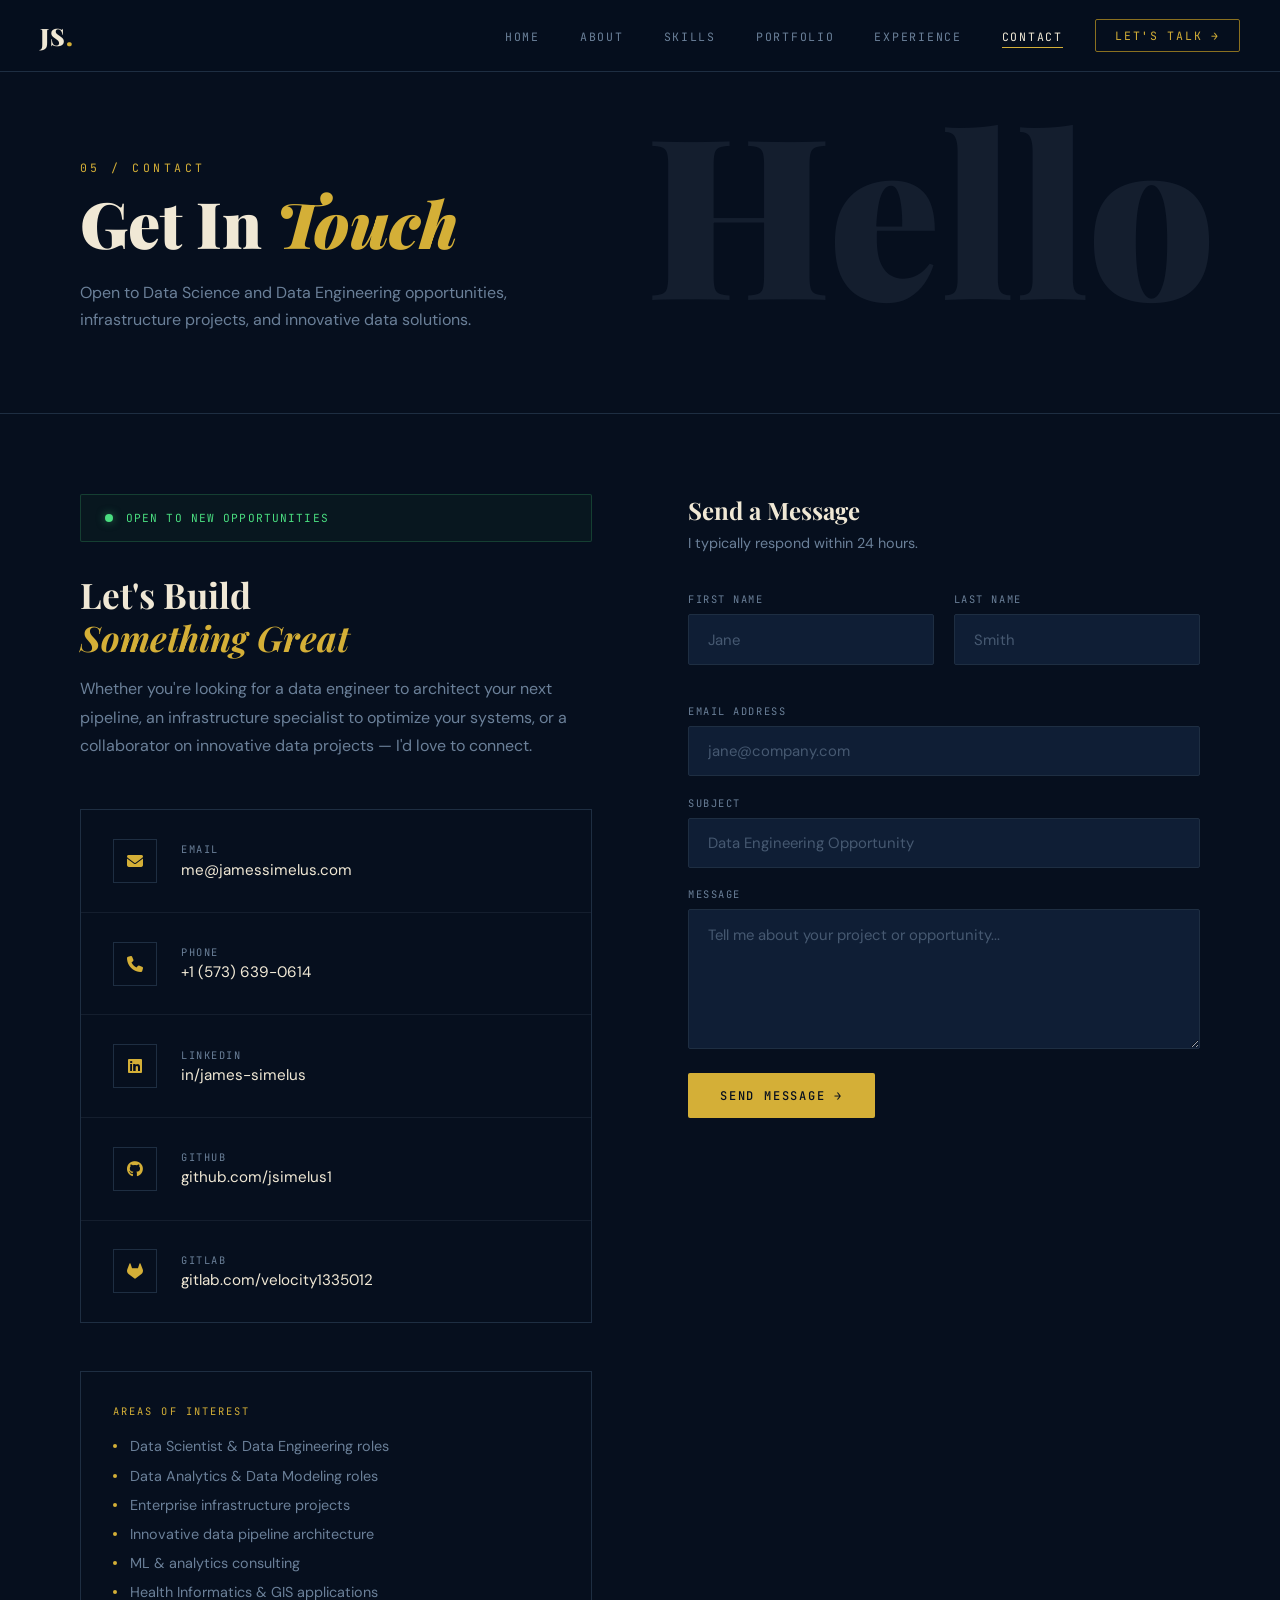
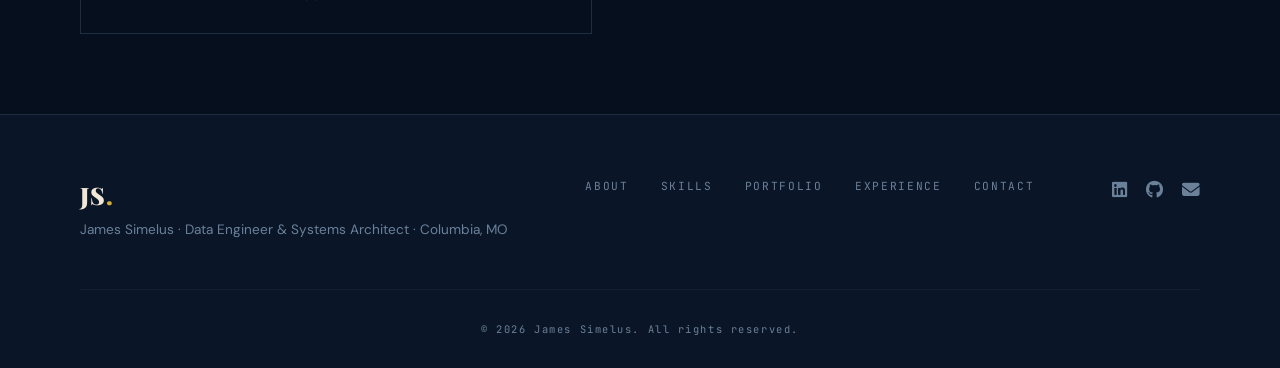
<file: contact.html>
<!DOCTYPE html>
<html lang="en">
<head>
  <meta charset="UTF-8" />
  <meta name="viewport" content="width=device-width, initial-scale=1.0" />
  <title>Contact — James Simelus</title>
  <link rel="preconnect" href="https://fonts.googleapis.com">
  <link href="https://fonts.googleapis.com/css2?family=Playfair+Display:ital,wght@0,700;0,900;1,700&family=JetBrains+Mono:wght@300;400;500&family=DM+Sans:wght@300;400;500&display=swap" rel="stylesheet">
  <link rel="stylesheet" href="https://cdnjs.cloudflare.com/ajax/libs/font-awesome/6.5.0/css/all.min.css">
  <style>
    :root{--navy:#060f1e;--navy-mid:#0a1628;--navy-light:#0f1e35;--gold:#d4af37;--gold-dim:#8a7020;--cream:#f0e8d5;--muted:#6b8099;--border:#141e2e;--border-mid:#1e2e42}
    *,*::before,*::after{margin:0;padding:0;box-sizing:border-box}
    html{scroll-behavior:smooth}
    body{background:#060f1e;color:#f0e8d5;font-family:'DM Sans',sans-serif;overflow-x:hidden;-webkit-font-smoothing:antialiased}
    @keyframes fadeUp{from{opacity:0;transform:translateY(24px)}to{opacity:1;transform:translateY(0)}}
    @keyframes pulse{0%,100%{opacity:1}50%{opacity:.5}}
        /* ── NAV ── */
    .nav{position:fixed;top:0;width:100%;z-index:1000;background:rgba(6,15,30,0.95);backdrop-filter:blur(12px);border-bottom:1px solid #1e2e42}
    .nav-inner{max-width:1280px;margin:0 auto;padding:1.2rem 2.5rem;display:flex;align-items:center;gap:2rem}
    /* desktop logo = JS. */
    .nav-logo{font-family:'Playfair Display',serif;font-size:1.5rem;font-weight:900;color:#f0e8d5;text-decoration:none;margin-right:auto;letter-spacing:.05em}
    .nav-logo span{color:#d4af37}
    /* mobile logo = full name (hidden on desktop) */
    .nav-logo-mobile{font-family:'Playfair Display',serif;font-size:1.1rem;font-weight:900;color:#f0e8d5;text-decoration:none;letter-spacing:.03em;display:none}
    .nav-logo-mobile span{color:#d4af37}
    .nav-links{list-style:none;display:flex;gap:2.5rem}
    .nav-links a{font-family:'JetBrains Mono',monospace;font-size:.72rem;letter-spacing:.15em;text-transform:uppercase;text-decoration:none;color:#6b8099;transition:color .25s;position:relative}
    .nav-links a::after{content:'';position:absolute;bottom:-4px;left:0;width:0;height:1px;background:#d4af37;transition:width .3s}
    .nav-links a:hover,.nav-links a.active{color:#f0e8d5}
    .nav-links a:hover::after,.nav-links a.active::after{width:100%}
    .nav-cta{font-family:'JetBrains Mono',monospace;font-size:.72rem;letter-spacing:.15em;text-transform:uppercase;text-decoration:none;color:#d4af37;border:1px solid #8a7020;padding:.5rem 1.2rem;border-radius:2px;transition:all .25s}
    .nav-cta:hover{background:#d4af37;color:#060f1e}
    /* hamburger button */
    .nav-hamburger{display:none;flex-direction:column;justify-content:center;gap:5px;background:none;border:none;cursor:pointer;padding:4px;z-index:1100}
    .nav-hamburger span{display:block;width:24px;height:2px;background:#f0e8d5;border-radius:2px;transition:all .3s ease}
    .nav-hamburger.open span:nth-child(1){transform:translateY(7px) rotate(45deg)}
    .nav-hamburger.open span:nth-child(2){opacity:0;transform:scaleX(0)}
    .nav-hamburger.open span:nth-child(3){transform:translateY(-7px) rotate(-45deg)}
    /* mobile drawer */
    .nav-drawer{display:none;position:fixed;top:0;left:0;width:100%;height:100%;z-index:1050;flex-direction:column}
    .nav-drawer.open{display:flex}
    .nav-drawer-backdrop{position:absolute;inset:0;background:rgba(6,15,30,.85);backdrop-filter:blur(8px)}
    .nav-drawer-panel{position:relative;z-index:1;margin-left:auto;width:72%;max-width:300px;height:100%;background:#0a1628;border-left:1px solid #1e2e42;padding:5rem 2rem 3rem;display:flex;flex-direction:column;gap:0;transform:translateX(100%);transition:transform .35s cubic-bezier(.4,0,.2,1)}
    .nav-drawer.open .nav-drawer-panel{transform:translateX(0)}
    .nav-drawer-links{list-style:none;display:flex;flex-direction:column;gap:0}
    .nav-drawer-links li{border-bottom:1px solid #141e2e}
    .nav-drawer-links a{font-family:'JetBrains Mono',monospace;font-size:.8rem;letter-spacing:.2em;text-transform:uppercase;text-decoration:none;color:#6b8099;padding:1.2rem 0;display:block;transition:color .2s}
    .nav-drawer-links a:hover,.nav-drawer-links a.active{color:#d4af37}
    .nav-drawer-cta{margin-top:2rem;font-family:'JetBrains Mono',monospace;font-size:.75rem;letter-spacing:.15em;text-transform:uppercase;text-decoration:none;background:#d4af37;color:#060f1e;padding:.9rem 1.5rem;border-radius:2px;text-align:center;display:block;transition:all .25s}
    .nav-drawer-cta:hover{background:#f0e8d5}
    @media(max-width:900px){
      .nav-logo{display:none}
      .nav-logo-mobile{display:block;margin-right:auto}
      .nav-links{display:none}
      .nav-cta{display:none}
      .nav-hamburger{display:flex}
    }
    .btn-primary{font-family:'JetBrains Mono',monospace;font-size:.75rem;letter-spacing:.15em;text-transform:uppercase;text-decoration:none;background:#d4af37;color:#060f1e;padding:.9rem 2rem;border-radius:2px;border:none;cursor:pointer;display:inline-block;transition:all .25s;font-weight:500}
    .btn-primary:hover{background:#f0e8d5;transform:translateY(-2px)}
    .page-header{padding:10rem 5rem 5rem;border-bottom:1px solid #1e2e42;position:relative;overflow:hidden}
    .page-header::before{content:attr(data-title);position:absolute;right:4rem;top:50%;transform:translateY(-50%);font-family:'Playfair Display',serif;font-size:14rem;font-weight:900;color:#141e2e;line-height:1;pointer-events:none;user-select:none;white-space:nowrap}
    .page-eyebrow{font-family:'JetBrains Mono',monospace;font-size:.72rem;letter-spacing:.3em;color:#d4af37;text-transform:uppercase;margin-bottom:1rem;opacity:0;animation:fadeUp .7s ease forwards .2s}
    .page-title{font-family:'Playfair Display',serif;font-size:clamp(2.5rem,5vw,5rem);font-weight:900;color:#f0e8d5;line-height:1;opacity:0;animation:fadeUp .7s ease forwards .4s}
    .page-title em{font-style:italic;color:#d4af37}
    .page-subtitle{font-size:1rem;color:#6b8099;max-width:500px;line-height:1.7;margin-top:1.5rem;opacity:0;animation:fadeUp .7s ease forwards .6s}
    .footer{border-top:1px solid #1e2e42;padding:4rem 5rem 2rem;background:#0a1628}
    .footer-inner{max-width:1280px;margin:0 auto 3rem;display:flex;justify-content:space-between;align-items:flex-start;gap:3rem;flex-wrap:wrap}
    .footer-left p{font-size:.85rem;color:#6b8099;line-height:1.6}
    .footer-links{display:flex;gap:2rem;flex-wrap:wrap}
    .footer-links a{font-family:'JetBrains Mono',monospace;font-size:.7rem;letter-spacing:.15em;text-transform:uppercase;text-decoration:none;color:#6b8099;transition:color .2s}
    .footer-links a:hover{color:#d4af37}
    .footer-social{display:flex;gap:1.2rem;font-size:1.1rem}
    .footer-social a{color:#6b8099;text-decoration:none;transition:color .2s}
    .footer-social a:hover{color:#d4af37}
    .footer-copy{text-align:center;font-family:'JetBrains Mono',monospace;font-size:.65rem;letter-spacing:.15em;color:#6b8099;padding-top:2rem;border-top:1px solid #141e2e;max-width:1280px;margin:0 auto}
    /* CONTACT PAGE */
    .contact-body{max-width:1280px;margin:0 auto;padding:5rem}
    .contact-grid{display:grid;grid-template-columns:1fr 1fr;gap:6rem;align-items:start}
    .availability{display:flex;align-items:center;gap:.8rem;padding:1rem 1.5rem;border:1px solid rgba(74,222,128,.2);background:rgba(50,150,50,.06);margin-bottom:2rem;border-radius:2px}
    .avail-dot{width:8px;height:8px;border-radius:50%;background:#4ade80;flex-shrink:0;box-shadow:0 0 8px rgba(74,222,128,.5);animation:pulse 2s ease-in-out infinite}
    .avail-text{font-family:'JetBrains Mono',monospace;font-size:.7rem;letter-spacing:.1em;color:#4ade80;text-transform:uppercase}
    .contact-info h2{font-family:'Playfair Display',serif;font-size:2.2rem;font-weight:700;color:#f0e8d5;margin-bottom:1rem;line-height:1.2}
    .contact-info h2 em{font-style:italic;color:#d4af37}
    .contact-info p{font-size:1rem;color:#6b8099;line-height:1.8;margin-bottom:3rem}
    .contact-methods{display:flex;flex-direction:column;gap:0;border:1px solid #1e2e42}
    .contact-method{display:flex;align-items:center;gap:1.5rem;padding:1.8rem 2rem;text-decoration:none;border-bottom:1px solid #141e2e;transition:background .25s;position:relative;overflow:hidden}
    .contact-method:last-child{border-bottom:none}
    .contact-method::after{content:'→';position:absolute;right:2rem;font-family:'JetBrains Mono',monospace;font-size:.8rem;color:#d4af37;opacity:0;transform:translateX(-8px);transition:all .3s}
    .contact-method:hover{background:#0f1e35}
    .contact-method:hover::after{opacity:1;transform:translateX(0)}
    .contact-method-icon{width:44px;height:44px;border:1px solid #1e2e42;display:flex;align-items:center;justify-content:center;color:#d4af37;font-size:1rem;flex-shrink:0;transition:all .25s}
    .contact-method:hover .contact-method-icon{background:rgba(212,175,55,.1);border-color:#8a7020}
    .contact-method-label{font-family:'JetBrains Mono',monospace;font-size:.65rem;letter-spacing:.15em;color:#6b8099;text-transform:uppercase;margin-bottom:.2rem}
    .contact-method-value{font-size:.95rem;color:#f0e8d5}
    .contact-interests{margin-top:3rem;border:1px solid #1e2e42;padding:2rem}
    .contact-interests-title{font-family:'JetBrains Mono',monospace;font-size:.65rem;letter-spacing:.2em;color:#d4af37;text-transform:uppercase;margin-bottom:1.2rem}
    .interest-list{display:flex;flex-direction:column;gap:.7rem}
    .interest-item{font-size:.9rem;color:#6b8099;display:flex;gap:.8rem;align-items:center}
    .interest-item::before{content:'';display:block;width:4px;height:4px;border-radius:50%;background:#d4af37;flex-shrink:0}
    .contact-form-wrap h3{font-family:'Playfair Display',serif;font-size:1.5rem;font-weight:700;color:#f0e8d5;margin-bottom:.5rem}
    .contact-form-wrap>p{font-size:.9rem;color:#6b8099;margin-bottom:2.5rem}
    .form-row{display:grid;grid-template-columns:1fr 1fr;gap:1.2rem;margin-bottom:1.2rem}
    .form-group{display:flex;flex-direction:column;gap:.5rem;margin-bottom:1.2rem}
    .form-label{font-family:'JetBrains Mono',monospace;font-size:.65rem;letter-spacing:.15em;color:#6b8099;text-transform:uppercase}
    .form-input,.form-textarea{background:#0f1e35;border:1px solid #1e2e42;color:#f0e8d5;font-family:'DM Sans',sans-serif;font-size:.93rem;padding:.9rem 1.2rem;border-radius:2px;outline:none;transition:border-color .25s;width:100%}
    .form-input::placeholder,.form-textarea::placeholder{color:#6b8099;opacity:.6}
    .form-input:focus,.form-textarea:focus{border-color:#8a7020}
    .form-textarea{resize:vertical;min-height:140px}
    @media(max-width:900px){
      .contact-body{padding:3rem 2rem}
      .contact-grid{grid-template-columns:1fr;gap:3rem}
      .form-row{grid-template-columns:1fr}
      .nav-links{display:none}.nav-cta{display:none}
      .page-header{padding:8rem 2rem 4rem}.page-header::before{display:none}
      .footer{padding:3rem 2rem}.footer-inner{flex-direction:column;gap:2rem}
    }
  </style>
</head>
<body>
  <nav class="nav">
    <div class="nav-inner">
      <a href="index.html" class="nav-logo">JS<span>.</span></a>
      <a href="index.html" class="nav-logo-mobile">James <span>Simelus</span></a>
      <ul class="nav-links">
        <li><a href="index.html">Home</a></li>
        <li><a href="about.html">About</a></li>
        <li><a href="skills.html">Skills</a></li>
        <li><a href="portfolio.html">Portfolio</a></li>
        <li><a href="experience.html">Experience</a></li>
        <li><a href="contact.html">Contact</a></li>
      </ul>
      <a href="contact.html" class="nav-cta">Let's Talk →</a>
      <button class="nav-hamburger" id="hamburger" aria-label="Open menu">
        <span></span><span></span><span></span>
      </button>
    </div>
  </nav>

  <!-- Mobile drawer -->
  <div class="nav-drawer" id="navDrawer">
    <div class="nav-drawer-backdrop" id="drawerBackdrop"></div>
    <div class="nav-drawer-panel">
      <ul class="nav-drawer-links" id="drawerLinks">
        <li><a href="index.html">Home</a></li>
        <li><a href="about.html">About</a></li>
        <li><a href="skills.html">Skills</a></li>
        <li><a href="portfolio.html">Portfolio</a></li>
        <li><a href="experience.html">Experience</a></li>
        <li><a href="contact.html">Contact</a></li>
      </ul>
      <a href="contact.html" class="nav-drawer-cta">Let's Talk →</a>
    </div>
  </div>
  <header class="page-header" data-title="Hello">
    <div class="page-eyebrow">05 / Contact</div>
    <h1 class="page-title">Get In <em>Touch</em></h1>
    <p class="page-subtitle">Open to Data Science and Data Engineering opportunities, infrastructure projects, and innovative data solutions.</p>
  </header>

  <main class="contact-body">
    <div class="contact-grid">
      <div class="contact-info">
        <div class="availability">
          <div class="avail-dot"></div>
          <div class="avail-text">Open to new opportunities</div>
        </div>
        <h2>Let's Build<br><em>Something Great</em></h2>
        <p>Whether you're looking for a data engineer to architect your next pipeline, an infrastructure specialist to optimize your systems, or a collaborator on innovative data projects — I'd love to connect.</p>
        <div class="contact-methods">
          <a href="mailto:me@jamessimelus.com" class="contact-method"><div class="contact-method-icon"><i class="fas fa-envelope"></i></div><div><div class="contact-method-label">Email</div><div class="contact-method-value">me@jamessimelus.com</div></div></a>
          <a href="tel:+15736390614" class="contact-method"><div class="contact-method-icon"><i class="fas fa-phone"></i></div><div><div class="contact-method-label">Phone</div><div class="contact-method-value">+1 (573) 639-0614</div></div></a>
          <a href="https://www.linkedin.com/in/james-simelus" target="_blank" class="contact-method"><div class="contact-method-icon"><i class="fab fa-linkedin"></i></div><div><div class="contact-method-label">LinkedIn</div><div class="contact-method-value">in/james-simelus</div></div></a>
          <a href="https://github.com/jsimelus1" target="_blank" class="contact-method"><div class="contact-method-icon"><i class="fab fa-github"></i></div><div><div class="contact-method-label">GitHub</div><div class="contact-method-value">github.com/jsimelus1</div></div></a>
          <a href="https://gitlab.com/velocity1335012/" target="_blank" class="contact-method"><div class="contact-method-icon"><i class="fab fa-gitlab"></i></div><div><div class="contact-method-label">GitLab</div><div class="contact-method-value">gitlab.com/velocity1335012</div></div></a>
        </div>
        <div class="contact-interests">
          <div class="contact-interests-title">Areas of Interest</div>
          <div class="interest-list">
            <div class="interest-item">Data Scientist &amp; Data Engineering roles</div>
            <div class="interest-item">Data Analytics &amp; Data Modeling roles</div>
            <div class="interest-item">Enterprise infrastructure projects</div>
            <div class="interest-item">Innovative data pipeline architecture</div>
            <div class="interest-item">ML &amp; analytics consulting</div>
            <div class="interest-item">Health Informatics &amp; GIS applications</div>
          </div>
        </div>
      </div>
      <div class="contact-form-wrap">
        <h3>Send a Message</h3>
        <p>I typically respond within 24 hours.</p>
        <form id="contact-form">
          <!-- Web3Forms access key -->
          <input type="hidden" name="access_key" value="dd1c74af-2f75-439e-941b-407ea3f4d95a">
          <input type="hidden" name="subject" value="New Portfolio Contact Message">
          <input type="hidden" name="from_name" value="James Simelus Portfolio">
          <!-- Honeypot spam trap -->
          <input type="checkbox" name="botcheck" style="display:none">

          <div class="form-row">
            <div class="form-group"><label class="form-label" for="fname">First Name</label><input class="form-input" type="text" id="fname" name="firstName" placeholder="Jane" required></div>
            <div class="form-group"><label class="form-label" for="lname">Last Name</label><input class="form-input" type="text" id="lname" name="lastName" placeholder="Smith" required></div>
          </div>
          <div class="form-group"><label class="form-label" for="email">Email Address</label><input class="form-input" type="email" id="email" name="email" placeholder="jane@company.com" required></div>
          <div class="form-group"><label class="form-label" for="subject">Subject</label><input class="form-input" type="text" id="subject" name="subject" placeholder="Data Engineering Opportunity"></div>
          <div class="form-group"><label class="form-label" for="message">Message</label><textarea class="form-textarea" id="message" name="message" placeholder="Tell me about your project or opportunity..." required></textarea></div>
          <div style="margin-top:1.5rem;display:flex;align-items:center;gap:1.5rem;flex-wrap:wrap">
            <button type="submit" class="btn-primary" id="submit-btn">Send Message →</button>
            <span id="form-status" style="font-family:'JetBrains Mono',monospace;font-size:.75rem;letter-spacing:.1em;display:none"></span>
          </div>
        </form>
      </div>
    </div>
  </main>

  <footer class="footer">
    <div class="footer-inner">
      <div class="footer-left"><a href="index.html" class="nav-logo" style="display:block;margin-bottom:.5rem">JS<span>.</span></a><p>James Simelus · Data Engineer & Systems Architect · Columbia, MO</p></div>
      <div class="footer-links"><a href="about.html">About</a><a href="skills.html">Skills</a><a href="portfolio.html">Portfolio</a><a href="experience.html">Experience</a><a href="contact.html">Contact</a></div>
      <div class="footer-social"><a href="https://www.linkedin.com/in/james-simelus" target="_blank"><i class="fab fa-linkedin"></i></a><a href="https://github.com/jsimelus1" target="_blank"><i class="fab fa-github"></i></a><a href="mailto:me@jamessimelus.com"><i class="fas fa-envelope"></i></a></div>
    </div>
    <div class="footer-copy">© <span id="yr"></span> James Simelus. All rights reserved.</div>
  </footer>
  <script>
    document.getElementById('yr').textContent = new Date().getFullYear();

    document.getElementById('contact-form').addEventListener('submit', async function(e) {
      e.preventDefault();
      const btn    = document.getElementById('submit-btn');
      const status = document.getElementById('form-status');

      btn.textContent   = 'Sending...';
      btn.style.opacity = '0.7';
      btn.disabled      = true;
      status.style.display = 'none';

      try {
        const res    = await fetch('https://api.web3forms.com/submit', {
          method : 'POST',
          body   : new FormData(this)
        });
        const result = await res.json();

        if (result.success) {
          status.textContent   = '✓ Message sent — I\'ll be in touch soon!';
          status.style.color   = '#4ade80';
          status.style.display = 'inline';
          this.reset();
        } else {
          throw new Error(result.message);
        }
      } catch (err) {
        status.textContent   = '✗ Something went wrong. Email me at me@jamessimelus.com';
        status.style.color   = '#f87171';
        status.style.display = 'inline';
      }

      btn.textContent   = 'Send Message →';
      btn.style.opacity = '1';
      btn.disabled      = false;
    });
  </script>

  <script>
    // Set active nav link based on current page
    (function(){
      var page = window.location.pathname.split('/').pop() || 'index.html';
      document.querySelectorAll('.nav-links a, .nav-drawer-links a').forEach(function(a){
        if (a.getAttribute('href') === page) a.classList.add('active');
      });
    })();

    // Hamburger menu
    var hamburger = document.getElementById('hamburger');
    var drawer    = document.getElementById('navDrawer');
    var backdrop  = document.getElementById('drawerBackdrop');

    function openDrawer() {
      drawer.classList.add('open');
      hamburger.classList.add('open');
      document.body.style.overflow = 'hidden';
    }
    function closeDrawer() {
      drawer.classList.remove('open');
      hamburger.classList.remove('open');
      document.body.style.overflow = '';
    }

    hamburger.addEventListener('click', function(e) {
      e.stopPropagation();
      drawer.classList.contains('open') ? closeDrawer() : openDrawer();
    });
    backdrop.addEventListener('click', closeDrawer);
    document.querySelectorAll('.nav-drawer-links a').forEach(function(a){
      a.addEventListener('click', closeDrawer);
    });
  </script>
</body>
</html>
</file>
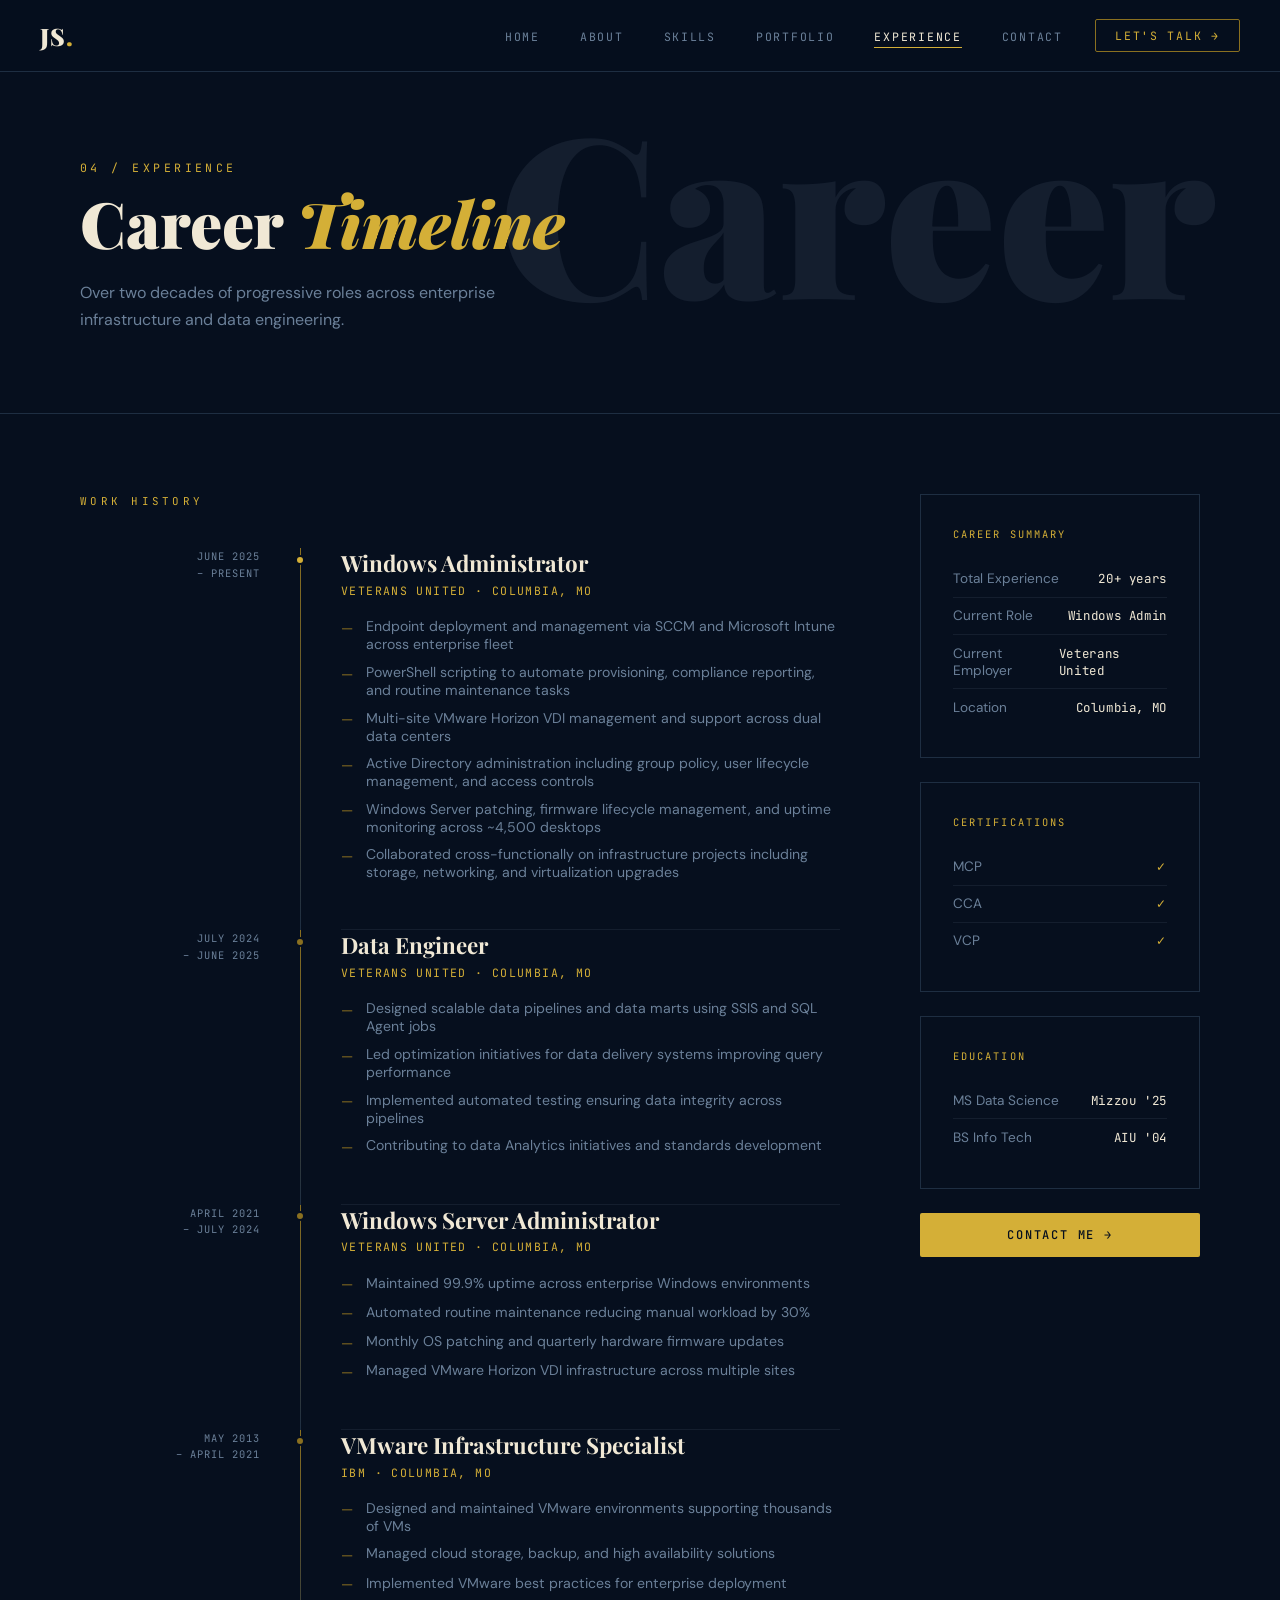
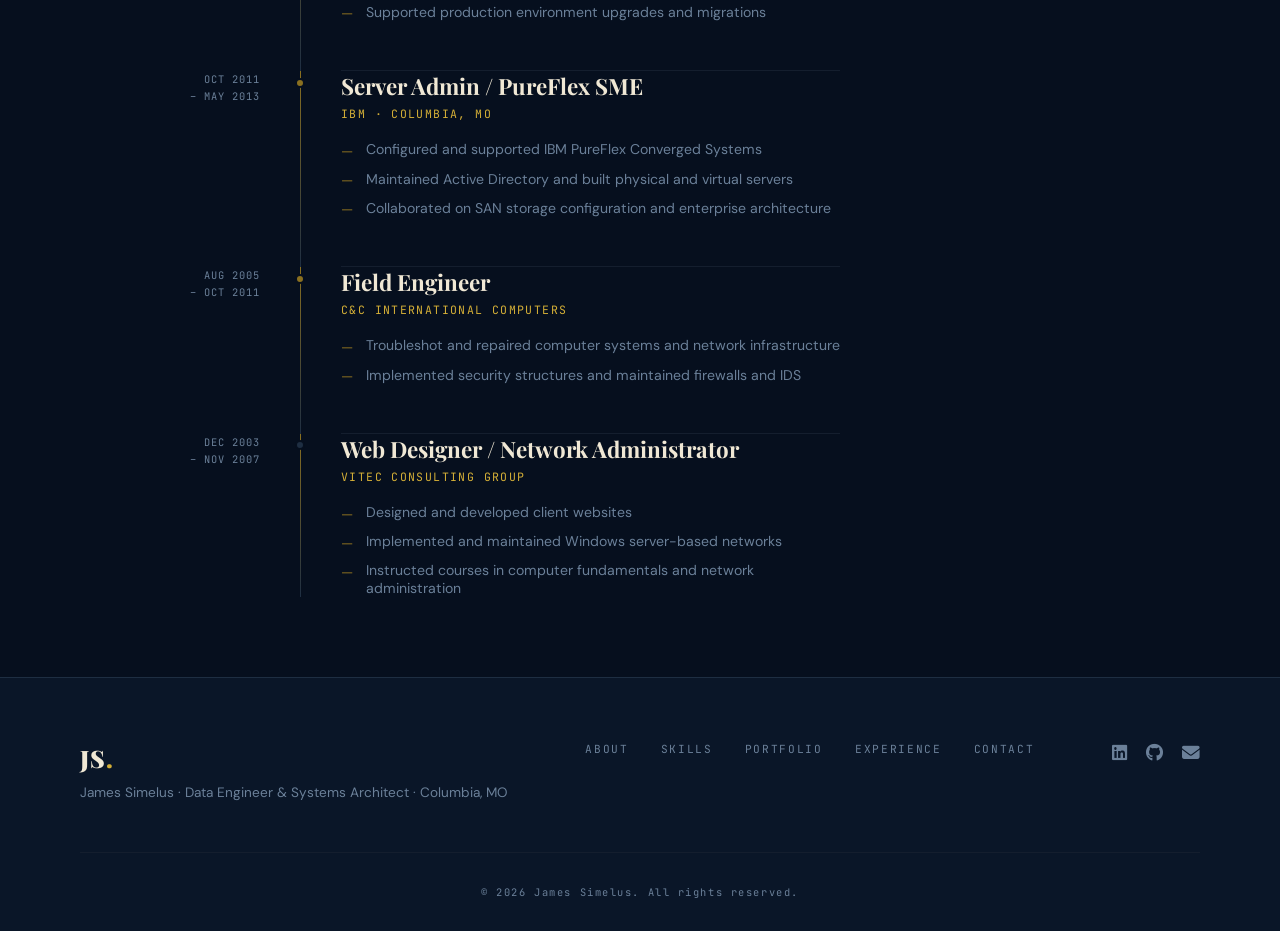
<file: experience.html>
<!DOCTYPE html>
<html lang="en">
<head>
  <meta charset="UTF-8" />
  <meta name="viewport" content="width=device-width, initial-scale=1.0" />
  <title>Experience — James Simelus</title>
  <link rel="preconnect" href="https://fonts.googleapis.com">
  <link href="https://fonts.googleapis.com/css2?family=Playfair+Display:ital,wght@0,700;0,900;1,700&family=JetBrains+Mono:wght@300;400;500&family=DM+Sans:wght@300;400;500&display=swap" rel="stylesheet">
  <link rel="stylesheet" href="https://cdnjs.cloudflare.com/ajax/libs/font-awesome/6.5.0/css/all.min.css">
  <style>
    :root{--navy:#060f1e;--navy-mid:#0a1628;--navy-light:#0f1e35;--gold:#d4af37;--gold-dim:#8a7020;--cream:#f0e8d5;--muted:#6b8099;--border:#141e2e;--border-mid:#1e2e42}
    *,*::before,*::after{margin:0;padding:0;box-sizing:border-box}
    html{scroll-behavior:smooth}
    body{background:#060f1e;color:#f0e8d5;font-family:'DM Sans',sans-serif;overflow-x:hidden;-webkit-font-smoothing:antialiased}
    @keyframes fadeUp{from{opacity:0;transform:translateY(24px)}to{opacity:1;transform:translateY(0)}}
        /* ── NAV ── */
    .nav{position:fixed;top:0;width:100%;z-index:1000;background:rgba(6,15,30,0.95);backdrop-filter:blur(12px);border-bottom:1px solid #1e2e42}
    .nav-inner{max-width:1280px;margin:0 auto;padding:1.2rem 2.5rem;display:flex;align-items:center;gap:2rem}
    /* desktop logo = JS. */
    .nav-logo{font-family:'Playfair Display',serif;font-size:1.5rem;font-weight:900;color:#f0e8d5;text-decoration:none;margin-right:auto;letter-spacing:.05em}
    .nav-logo span{color:#d4af37}
    /* mobile logo = full name (hidden on desktop) */
    .nav-logo-mobile{font-family:'Playfair Display',serif;font-size:1.1rem;font-weight:900;color:#f0e8d5;text-decoration:none;letter-spacing:.03em;display:none}
    .nav-logo-mobile span{color:#d4af37}
    .nav-links{list-style:none;display:flex;gap:2.5rem}
    .nav-links a{font-family:'JetBrains Mono',monospace;font-size:.72rem;letter-spacing:.15em;text-transform:uppercase;text-decoration:none;color:#6b8099;transition:color .25s;position:relative}
    .nav-links a::after{content:'';position:absolute;bottom:-4px;left:0;width:0;height:1px;background:#d4af37;transition:width .3s}
    .nav-links a:hover,.nav-links a.active{color:#f0e8d5}
    .nav-links a:hover::after,.nav-links a.active::after{width:100%}
    .nav-cta{font-family:'JetBrains Mono',monospace;font-size:.72rem;letter-spacing:.15em;text-transform:uppercase;text-decoration:none;color:#d4af37;border:1px solid #8a7020;padding:.5rem 1.2rem;border-radius:2px;transition:all .25s}
    .nav-cta:hover{background:#d4af37;color:#060f1e}
    /* hamburger button */
    .nav-hamburger{display:none;flex-direction:column;justify-content:center;gap:5px;background:none;border:none;cursor:pointer;padding:4px;z-index:1100}
    .nav-hamburger span{display:block;width:24px;height:2px;background:#f0e8d5;border-radius:2px;transition:all .3s ease}
    .nav-hamburger.open span:nth-child(1){transform:translateY(7px) rotate(45deg)}
    .nav-hamburger.open span:nth-child(2){opacity:0;transform:scaleX(0)}
    .nav-hamburger.open span:nth-child(3){transform:translateY(-7px) rotate(-45deg)}
    /* mobile drawer */
    .nav-drawer{display:none;position:fixed;top:0;left:0;width:100%;height:100%;z-index:1050;flex-direction:column}
    .nav-drawer.open{display:flex}
    .nav-drawer-backdrop{position:absolute;inset:0;background:rgba(6,15,30,.85);backdrop-filter:blur(8px)}
    .nav-drawer-panel{position:relative;z-index:1;margin-left:auto;width:72%;max-width:300px;height:100%;background:#0a1628;border-left:1px solid #1e2e42;padding:5rem 2rem 3rem;display:flex;flex-direction:column;gap:0;transform:translateX(100%);transition:transform .35s cubic-bezier(.4,0,.2,1)}
    .nav-drawer.open .nav-drawer-panel{transform:translateX(0)}
    .nav-drawer-links{list-style:none;display:flex;flex-direction:column;gap:0}
    .nav-drawer-links li{border-bottom:1px solid #141e2e}
    .nav-drawer-links a{font-family:'JetBrains Mono',monospace;font-size:.8rem;letter-spacing:.2em;text-transform:uppercase;text-decoration:none;color:#6b8099;padding:1.2rem 0;display:block;transition:color .2s}
    .nav-drawer-links a:hover,.nav-drawer-links a.active{color:#d4af37}
    .nav-drawer-cta{margin-top:2rem;font-family:'JetBrains Mono',monospace;font-size:.75rem;letter-spacing:.15em;text-transform:uppercase;text-decoration:none;background:#d4af37;color:#060f1e;padding:.9rem 1.5rem;border-radius:2px;text-align:center;display:block;transition:all .25s}
    .nav-drawer-cta:hover{background:#f0e8d5}
    @media(max-width:900px){
      .nav-logo{display:none}
      .nav-logo-mobile{display:block;margin-right:auto}
      .nav-links{display:none}
      .nav-cta{display:none}
      .nav-hamburger{display:flex}
    }
    .btn-primary{font-family:'JetBrains Mono',monospace;font-size:.75rem;letter-spacing:.15em;text-transform:uppercase;text-decoration:none;background:#d4af37;color:#060f1e;padding:.9rem 2rem;border-radius:2px;border:none;cursor:pointer;display:inline-block;transition:all .25s;font-weight:500}
    .btn-primary:hover{background:#f0e8d5;transform:translateY(-2px)}
    .page-header{padding:10rem 5rem 5rem;border-bottom:1px solid #1e2e42;position:relative;overflow:hidden}
    .page-header::before{content:attr(data-title);position:absolute;right:4rem;top:50%;transform:translateY(-50%);font-family:'Playfair Display',serif;font-size:14rem;font-weight:900;color:#141e2e;line-height:1;pointer-events:none;user-select:none;white-space:nowrap}
    .page-eyebrow{font-family:'JetBrains Mono',monospace;font-size:.72rem;letter-spacing:.3em;color:#d4af37;text-transform:uppercase;margin-bottom:1rem;opacity:0;animation:fadeUp .7s ease forwards .2s}
    .page-title{font-family:'Playfair Display',serif;font-size:clamp(2.5rem,5vw,5rem);font-weight:900;color:#f0e8d5;line-height:1;opacity:0;animation:fadeUp .7s ease forwards .4s}
    .page-title em{font-style:italic;color:#d4af37}
    .page-subtitle{font-size:1rem;color:#6b8099;max-width:500px;line-height:1.7;margin-top:1.5rem;opacity:0;animation:fadeUp .7s ease forwards .6s}
    .section-label{font-family:'JetBrains Mono',monospace;font-size:.68rem;letter-spacing:.3em;color:#d4af37;text-transform:uppercase;margin-bottom:.8rem}
    .footer{border-top:1px solid #1e2e42;padding:4rem 5rem 2rem;background:#0a1628}
    .footer-inner{max-width:1280px;margin:0 auto 3rem;display:flex;justify-content:space-between;align-items:flex-start;gap:3rem;flex-wrap:wrap}
    .footer-left p{font-size:.85rem;color:#6b8099;line-height:1.6}
    .footer-links{display:flex;gap:2rem;flex-wrap:wrap}
    .footer-links a{font-family:'JetBrains Mono',monospace;font-size:.7rem;letter-spacing:.15em;text-transform:uppercase;text-decoration:none;color:#6b8099;transition:color .2s}
    .footer-links a:hover{color:#d4af37}
    .footer-social{display:flex;gap:1.2rem;font-size:1.1rem}
    .footer-social a{color:#6b8099;text-decoration:none;transition:color .2s}
    .footer-social a:hover{color:#d4af37}
    .footer-copy{text-align:center;font-family:'JetBrains Mono',monospace;font-size:.65rem;letter-spacing:.15em;color:#6b8099;padding-top:2rem;border-top:1px solid #141e2e;max-width:1280px;margin:0 auto}
    /* EXPERIENCE PAGE */
    .experience-body{max-width:1280px;margin:0 auto;padding:5rem}
    .exp-layout{display:grid;grid-template-columns:1fr 280px;gap:5rem;align-items:start}
    .exp-sidebar{position:sticky;top:8rem}
    .tl-wrap{display:grid;grid-template-columns:180px 1px 1fr;gap:0 2.5rem}
    .tl-date{padding:0 0 3rem;text-align:right;font-family:'JetBrains Mono',monospace;font-size:.65rem;letter-spacing:.1em;color:#6b8099;line-height:1.6;text-transform:uppercase}
    .tl-mid{position:relative}
    .tl-mid::after{content:'';position:absolute;top:0;left:0;width:1px;height:100%;background:linear-gradient(to bottom,#8a7020,#1e2e42)}
    .tl-dot{position:absolute;left:-5px;top:.4rem;width:10px;height:10px;border-radius:50%;border:2px solid #060f1e;z-index:1}
    .tl-dot.active{background:#d4af37}
    .tl-dot.past{background:#8a7020}
    .tl-dot.old{background:#1e2e42}
    .tl-content{padding:0 0 3rem;border-bottom:1px solid #141e2e}
    .tl-content:last-child{border-bottom:none;padding-bottom:0}
    .tl-role{font-family:'Playfair Display',serif;font-size:1.4rem;font-weight:700;color:#f0e8d5;margin-bottom:.3rem}
    .tl-company{font-family:'JetBrains Mono',monospace;font-size:.72rem;letter-spacing:.12em;color:#d4af37;margin-bottom:1.2rem;text-transform:uppercase}
    .tl-bullets{display:flex;flex-direction:column;gap:.6rem}
    .tl-bullet{font-size:.88rem;color:#6b8099;display:flex;gap:.8rem;align-items:flex-start}
    .tl-bullet::before{content:'—';color:#8a7020;flex-shrink:0;margin-top:.1rem}
    .sidebar-card{border:1px solid #1e2e42;padding:2rem;margin-bottom:1.5rem}
    .sidebar-card-title{font-family:'JetBrains Mono',monospace;font-size:.65rem;letter-spacing:.2em;color:#d4af37;text-transform:uppercase;margin-bottom:1.2rem}
    .sidebar-stat{display:flex;justify-content:space-between;align-items:baseline;padding:.6rem 0;border-bottom:1px solid #141e2e}
    .sidebar-stat:last-child{border-bottom:none}
    .sidebar-stat-label{font-size:.85rem;color:#6b8099}
    .sidebar-stat-value{font-family:'JetBrains Mono',monospace;font-size:.78rem;color:#f0e8d5;letter-spacing:.05em}
    @media(max-width:1100px){.exp-layout{grid-template-columns:1fr}.exp-sidebar{position:static}}
    @media(max-width:900px){
      .experience-body{padding:3rem 2rem}
      .tl-wrap{grid-template-columns:1fr}
      .tl-date{text-align:left;padding:2rem 0 .5rem}
      .tl-mid{display:none}
      .tl-content{padding:0 0 2rem}
      .nav-links{display:none}.nav-cta{display:none}
      .page-header{padding:8rem 2rem 4rem}.page-header::before{display:none}
      .footer{padding:3rem 2rem}.footer-inner{flex-direction:column;gap:2rem}
    }
  </style>
</head>
<body>
  <nav class="nav">
    <div class="nav-inner">
      <a href="index.html" class="nav-logo">JS<span>.</span></a>
      <a href="index.html" class="nav-logo-mobile">James <span>Simelus</span></a>
      <ul class="nav-links">
        <li><a href="index.html">Home</a></li>
        <li><a href="about.html">About</a></li>
        <li><a href="skills.html">Skills</a></li>
        <li><a href="portfolio.html">Portfolio</a></li>
        <li><a href="experience.html">Experience</a></li>
        <li><a href="contact.html">Contact</a></li>
      </ul>
      <a href="contact.html" class="nav-cta">Let's Talk →</a>
      <button class="nav-hamburger" id="hamburger" aria-label="Open menu">
        <span></span><span></span><span></span>
      </button>
    </div>
  </nav>

  <!-- Mobile drawer -->
  <div class="nav-drawer" id="navDrawer">
    <div class="nav-drawer-backdrop" id="drawerBackdrop"></div>
    <div class="nav-drawer-panel">
      <ul class="nav-drawer-links" id="drawerLinks">
        <li><a href="index.html">Home</a></li>
        <li><a href="about.html">About</a></li>
        <li><a href="skills.html">Skills</a></li>
        <li><a href="portfolio.html">Portfolio</a></li>
        <li><a href="experience.html">Experience</a></li>
        <li><a href="contact.html">Contact</a></li>
      </ul>
      <a href="contact.html" class="nav-drawer-cta">Let's Talk →</a>
    </div>
  </div>
  <header class="page-header" data-title="Career">
    <div class="page-eyebrow">04 / Experience</div>
    <h1 class="page-title">Career <em>Timeline</em></h1>
    <p class="page-subtitle">Over two decades of progressive roles across enterprise infrastructure and data engineering.</p>
  </header>

  <main class="experience-body">
    <div class="exp-layout">
      <div>
        <div class="section-label" style="margin-bottom:2.5rem">Work History</div>
        <div class="tl-wrap">

          <div class="tl-date">June 2025<br>– Present</div>
          <div class="tl-mid"><div class="tl-dot active"></div></div>
          <div class="tl-content">
            <div class="tl-role">Windows Administrator</div>
            <div class="tl-company">Veterans United · Columbia, MO</div>
            <div class="tl-bullets">
              <div class="tl-bullet">Endpoint deployment and management via SCCM and Microsoft Intune across enterprise fleet</div>
              <div class="tl-bullet">PowerShell scripting to automate provisioning, compliance reporting, and routine maintenance tasks</div>
              <div class="tl-bullet">Multi-site VMware Horizon VDI management and support across dual data centers</div>
              <div class="tl-bullet">Active Directory administration including group policy, user lifecycle management, and access controls</div>
              <div class="tl-bullet">Windows Server patching, firmware lifecycle management, and uptime monitoring across ~4,500 desktops</div>
              <div class="tl-bullet">Collaborated cross-functionally on infrastructure projects including storage, networking, and virtualization upgrades</div>
            </div>
          </div>

          <div class="tl-date">July 2024<br>– June 2025</div>
          <div class="tl-mid"><div class="tl-dot past"></div></div>
          <div class="tl-content">
            <div class="tl-role">Data Engineer</div>
            <div class="tl-company">Veterans United · Columbia, MO</div>
            <div class="tl-bullets">
              <div class="tl-bullet">Designed scalable data pipelines and data marts using SSIS and SQL Agent jobs</div>
              <div class="tl-bullet">Led optimization initiatives for data delivery systems improving query performance</div>
              <div class="tl-bullet">Implemented automated testing ensuring data integrity across pipelines</div>
              <div class="tl-bullet">Contributing to data Analytics initiatives and standards development</div>
            </div>
          </div>

          <div class="tl-date">April 2021<br>– July 2024</div>
          <div class="tl-mid"><div class="tl-dot past"></div></div>
          <div class="tl-content">
            <div class="tl-role">Windows Server Administrator</div>
            <div class="tl-company">Veterans United · Columbia, MO</div>
            <div class="tl-bullets">
              <div class="tl-bullet">Maintained 99.9% uptime across enterprise Windows environments</div>
              <div class="tl-bullet">Automated routine maintenance reducing manual workload by 30%</div>
              <div class="tl-bullet">Monthly OS patching and quarterly hardware firmware updates</div>
              <div class="tl-bullet">Managed VMware Horizon VDI infrastructure across multiple sites</div>
            </div>
          </div>

          <div class="tl-date">May 2013<br>– April 2021</div>
          <div class="tl-mid"><div class="tl-dot past"></div></div>
          <div class="tl-content">
            <div class="tl-role">VMware Infrastructure Specialist</div>
            <div class="tl-company">IBM · Columbia, MO</div>
            <div class="tl-bullets">
              <div class="tl-bullet">Designed and maintained VMware environments supporting thousands of VMs</div>
              <div class="tl-bullet">Managed cloud storage, backup, and high availability solutions</div>
              <div class="tl-bullet">Implemented VMware best practices for enterprise deployment</div>
              <div class="tl-bullet">Supported production environment upgrades and migrations</div>
            </div>
          </div>

          <div class="tl-date">Oct 2011<br>– May 2013</div>
          <div class="tl-mid"><div class="tl-dot past"></div></div>
          <div class="tl-content">
            <div class="tl-role">Server Admin / PureFlex SME</div>
            <div class="tl-company">IBM · Columbia, MO</div>
            <div class="tl-bullets">
              <div class="tl-bullet">Configured and supported IBM PureFlex Converged Systems</div>
              <div class="tl-bullet">Maintained Active Directory and built physical and virtual servers</div>
              <div class="tl-bullet">Collaborated on SAN storage configuration and enterprise architecture</div>
            </div>
          </div>

          <div class="tl-date">Aug 2005<br>– Oct 2011</div>
          <div class="tl-mid"><div class="tl-dot past"></div></div>
          <div class="tl-content">
            <div class="tl-role">Field Engineer</div>
            <div class="tl-company">C&amp;C International Computers</div>
            <div class="tl-bullets">
              <div class="tl-bullet">Troubleshot and repaired computer systems and network infrastructure</div>
              <div class="tl-bullet">Implemented security structures and maintained firewalls and IDS</div>
            </div>
          </div>

          <div class="tl-date">Dec 2003<br>– Nov 2007</div>
          <div class="tl-mid"><div class="tl-dot old"></div></div>
          <div class="tl-content" style="border-bottom:none">
            <div class="tl-role">Web Designer / Network Administrator</div>
            <div class="tl-company">Vitec Consulting Group</div>
            <div class="tl-bullets">
              <div class="tl-bullet">Designed and developed client websites</div>
              <div class="tl-bullet">Implemented and maintained Windows server-based networks</div>
              <div class="tl-bullet">Instructed courses in computer fundamentals and network administration</div>
            </div>
          </div>

        </div>
      </div>

      <div class="exp-sidebar">
        <div class="sidebar-card">
          <div class="sidebar-card-title">Career Summary</div>
          <div class="sidebar-stat"><span class="sidebar-stat-label">Total Experience</span><span class="sidebar-stat-value">20+ years</span></div>
          <div class="sidebar-stat"><span class="sidebar-stat-label">Current Role</span><span class="sidebar-stat-value">Windows Admin</span></div>
          <div class="sidebar-stat"><span class="sidebar-stat-label">Current Employer</span><span class="sidebar-stat-value">Veterans United</span></div>
          <div class="sidebar-stat"><span class="sidebar-stat-label">Location</span><span class="sidebar-stat-value">Columbia, MO</span></div>
        </div>
        <div class="sidebar-card">
          <div class="sidebar-card-title">Certifications</div>
          <div class="sidebar-stat"><span class="sidebar-stat-label">MCP</span><span class="sidebar-stat-value" style="color:#d4af37">✓</span></div>
          <div class="sidebar-stat"><span class="sidebar-stat-label">CCA</span><span class="sidebar-stat-value" style="color:#d4af37">✓</span></div>
          <div class="sidebar-stat"><span class="sidebar-stat-label">VCP</span><span class="sidebar-stat-value" style="color:#d4af37">✓</span></div>
        </div>
        <div class="sidebar-card">
          <div class="sidebar-card-title">Education</div>
          <div class="sidebar-stat"><span class="sidebar-stat-label">MS Data Science</span><span class="sidebar-stat-value">Mizzou '25</span></div>
          <div class="sidebar-stat"><span class="sidebar-stat-label">BS Info Tech</span><span class="sidebar-stat-value">AIU '04</span></div>
        </div>
        <a href="contact.html" class="btn-primary" style="width:100%;text-align:center;display:block">Contact Me →</a>
      </div>
    </div>
  </main>

  <footer class="footer">
    <div class="footer-inner">
      <div class="footer-left"><a href="index.html" class="nav-logo" style="display:block;margin-bottom:.5rem">JS<span>.</span></a><p>James Simelus · Data Engineer & Systems Architect · Columbia, MO</p></div>
      <div class="footer-links"><a href="about.html">About</a><a href="skills.html">Skills</a><a href="portfolio.html">Portfolio</a><a href="experience.html">Experience</a><a href="contact.html">Contact</a></div>
      <div class="footer-social"><a href="https://www.linkedin.com/in/james-simelus" target="_blank"><i class="fab fa-linkedin"></i></a><a href="https://github.com/jsimelus1" target="_blank"><i class="fab fa-github"></i></a><a href="mailto:me@jamessimelus.com"><i class="fas fa-envelope"></i></a></div>
    </div>
    <div class="footer-copy">© <span id="yr"></span> James Simelus. All rights reserved.</div>
  </footer>
  <script>document.getElementById('yr').textContent=new Date().getFullYear();</script>

  <script>
    // Set active nav link based on current page
    (function(){
      var page = window.location.pathname.split('/').pop() || 'index.html';
      document.querySelectorAll('.nav-links a, .nav-drawer-links a').forEach(function(a){
        if (a.getAttribute('href') === page) a.classList.add('active');
      });
    })();

    // Hamburger menu
    var hamburger = document.getElementById('hamburger');
    var drawer    = document.getElementById('navDrawer');
    var backdrop  = document.getElementById('drawerBackdrop');

    function openDrawer() {
      drawer.classList.add('open');
      hamburger.classList.add('open');
      document.body.style.overflow = 'hidden';
    }
    function closeDrawer() {
      drawer.classList.remove('open');
      hamburger.classList.remove('open');
      document.body.style.overflow = '';
    }

    hamburger.addEventListener('click', function(e) {
      e.stopPropagation();
      drawer.classList.contains('open') ? closeDrawer() : openDrawer();
    });
    backdrop.addEventListener('click', closeDrawer);
    document.querySelectorAll('.nav-drawer-links a').forEach(function(a){
      a.addEventListener('click', closeDrawer);
    });
  </script>
</body>
</html>
</file>
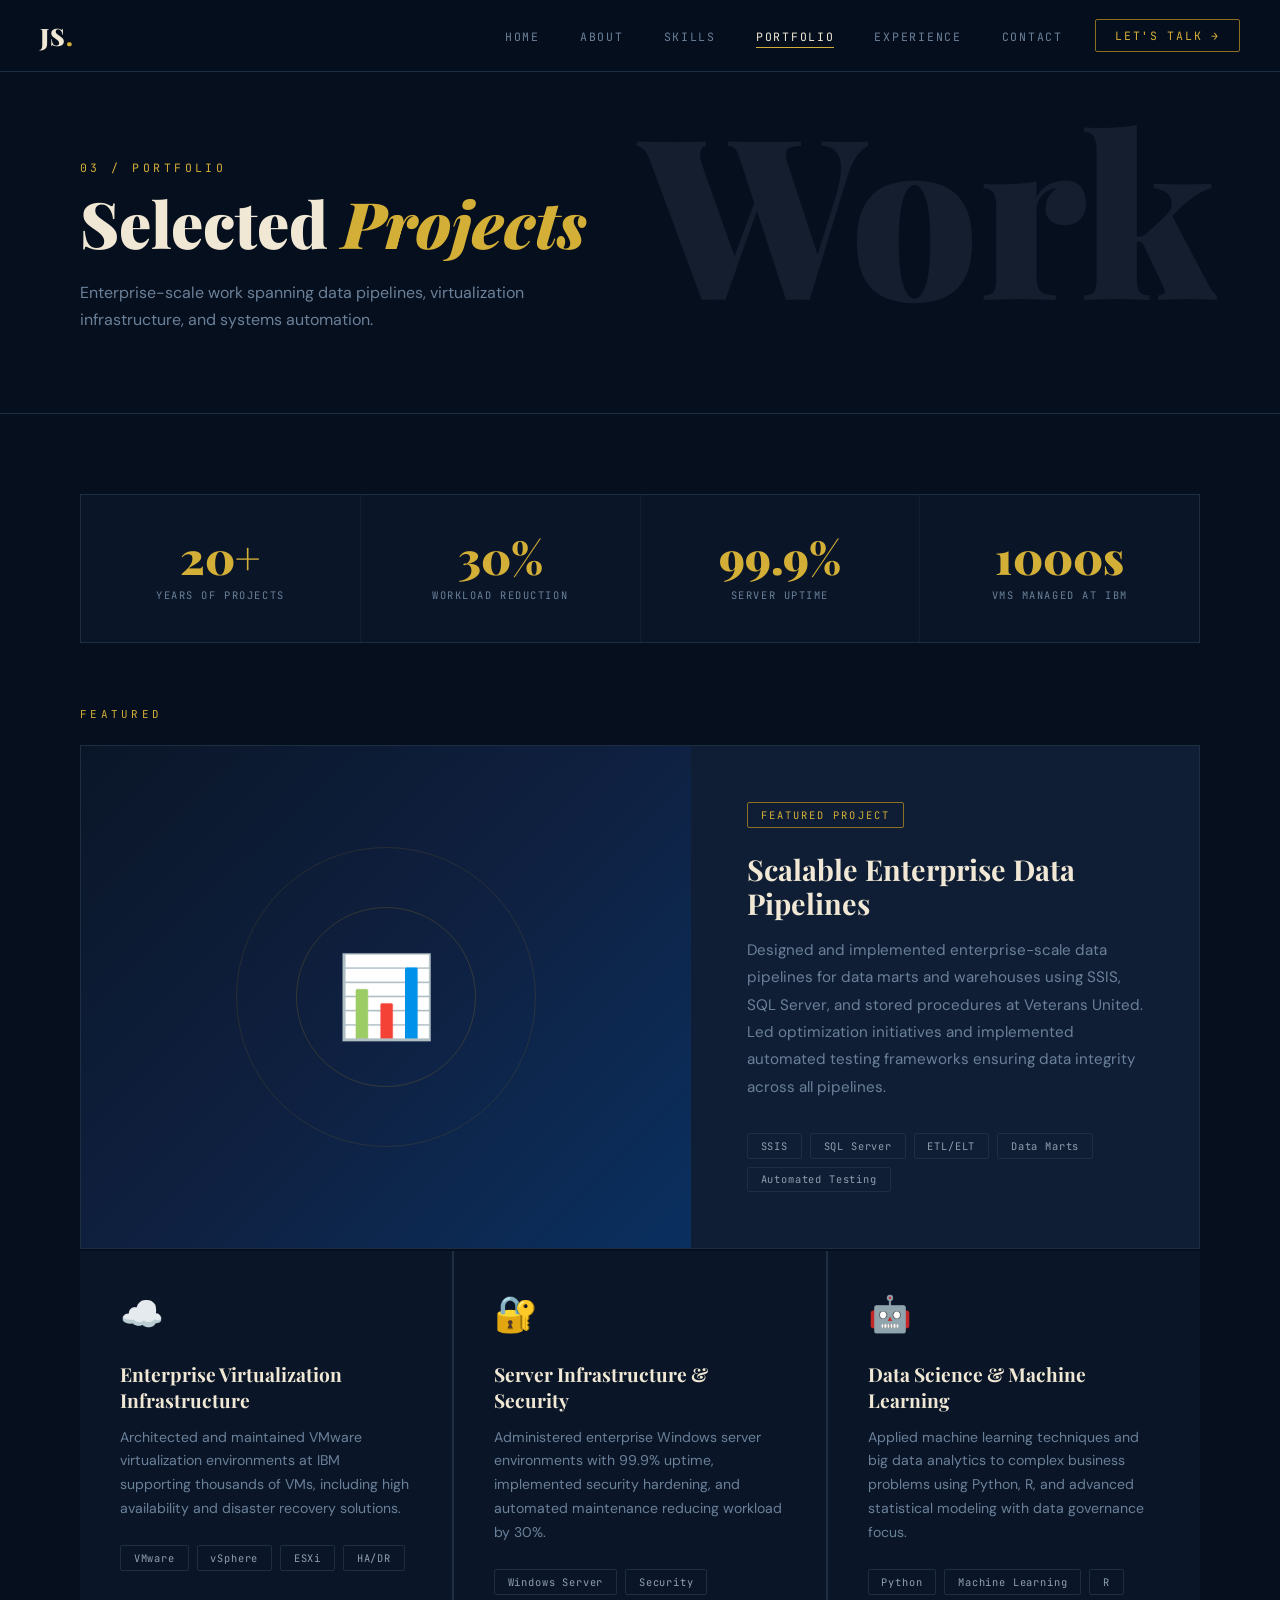
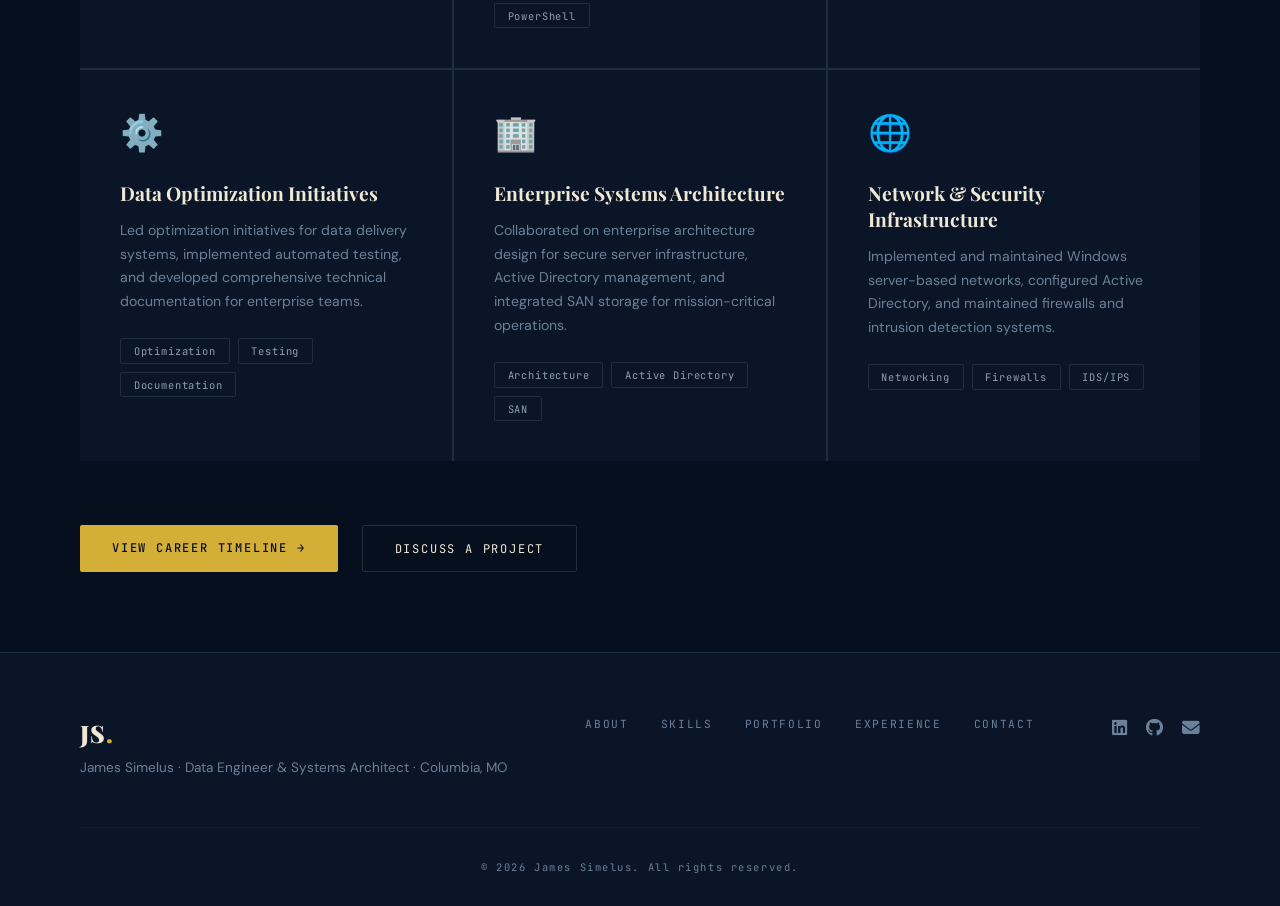
<file: portfolio.html>
<!DOCTYPE html>
<html lang="en">
<head>
  <meta charset="UTF-8" />
  <meta name="viewport" content="width=device-width, initial-scale=1.0" />
  <title>Portfolio — James Simelus</title>
  <link rel="preconnect" href="https://fonts.googleapis.com">
  <link href="https://fonts.googleapis.com/css2?family=Playfair+Display:ital,wght@0,700;0,900;1,700&family=JetBrains+Mono:wght@300;400;500&family=DM+Sans:wght@300;400;500&display=swap" rel="stylesheet">
  <link rel="stylesheet" href="https://cdnjs.cloudflare.com/ajax/libs/font-awesome/6.5.0/css/all.min.css">
  <style>
    :root{--navy:#060f1e;--navy-mid:#0a1628;--navy-light:#0f1e35;--gold:#d4af37;--gold-dim:#8a7020;--cream:#f0e8d5;--muted:#6b8099;--border:#141e2e;--border-mid:#1e2e42}
    *,*::before,*::after{margin:0;padding:0;box-sizing:border-box}
    html{scroll-behavior:smooth}
    body{background:#060f1e;color:#f0e8d5;font-family:'DM Sans',sans-serif;overflow-x:hidden;-webkit-font-smoothing:antialiased}
    @keyframes fadeUp{from{opacity:0;transform:translateY(24px)}to{opacity:1;transform:translateY(0)}}
        /* ── NAV ── */
    .nav{position:fixed;top:0;width:100%;z-index:1000;background:rgba(6,15,30,0.95);backdrop-filter:blur(12px);border-bottom:1px solid #1e2e42}
    .nav-inner{max-width:1280px;margin:0 auto;padding:1.2rem 2.5rem;display:flex;align-items:center;gap:2rem}
    /* desktop logo = JS. */
    .nav-logo{font-family:'Playfair Display',serif;font-size:1.5rem;font-weight:900;color:#f0e8d5;text-decoration:none;margin-right:auto;letter-spacing:.05em}
    .nav-logo span{color:#d4af37}
    /* mobile logo = full name (hidden on desktop) */
    .nav-logo-mobile{font-family:'Playfair Display',serif;font-size:1.1rem;font-weight:900;color:#f0e8d5;text-decoration:none;letter-spacing:.03em;display:none}
    .nav-logo-mobile span{color:#d4af37}
    .nav-links{list-style:none;display:flex;gap:2.5rem}
    .nav-links a{font-family:'JetBrains Mono',monospace;font-size:.72rem;letter-spacing:.15em;text-transform:uppercase;text-decoration:none;color:#6b8099;transition:color .25s;position:relative}
    .nav-links a::after{content:'';position:absolute;bottom:-4px;left:0;width:0;height:1px;background:#d4af37;transition:width .3s}
    .nav-links a:hover,.nav-links a.active{color:#f0e8d5}
    .nav-links a:hover::after,.nav-links a.active::after{width:100%}
    .nav-cta{font-family:'JetBrains Mono',monospace;font-size:.72rem;letter-spacing:.15em;text-transform:uppercase;text-decoration:none;color:#d4af37;border:1px solid #8a7020;padding:.5rem 1.2rem;border-radius:2px;transition:all .25s}
    .nav-cta:hover{background:#d4af37;color:#060f1e}
    /* hamburger button */
    .nav-hamburger{display:none;flex-direction:column;justify-content:center;gap:5px;background:none;border:none;cursor:pointer;padding:4px;z-index:1100}
    .nav-hamburger span{display:block;width:24px;height:2px;background:#f0e8d5;border-radius:2px;transition:all .3s ease}
    .nav-hamburger.open span:nth-child(1){transform:translateY(7px) rotate(45deg)}
    .nav-hamburger.open span:nth-child(2){opacity:0;transform:scaleX(0)}
    .nav-hamburger.open span:nth-child(3){transform:translateY(-7px) rotate(-45deg)}
    /* mobile drawer */
    .nav-drawer{display:none;position:fixed;top:0;left:0;width:100%;height:100%;z-index:1050;flex-direction:column}
    .nav-drawer.open{display:flex}
    .nav-drawer-backdrop{position:absolute;inset:0;background:rgba(6,15,30,.85);backdrop-filter:blur(8px)}
    .nav-drawer-panel{position:relative;z-index:1;margin-left:auto;width:72%;max-width:300px;height:100%;background:#0a1628;border-left:1px solid #1e2e42;padding:5rem 2rem 3rem;display:flex;flex-direction:column;gap:0;transform:translateX(100%);transition:transform .35s cubic-bezier(.4,0,.2,1)}
    .nav-drawer.open .nav-drawer-panel{transform:translateX(0)}
    .nav-drawer-links{list-style:none;display:flex;flex-direction:column;gap:0}
    .nav-drawer-links li{border-bottom:1px solid #141e2e}
    .nav-drawer-links a{font-family:'JetBrains Mono',monospace;font-size:.8rem;letter-spacing:.2em;text-transform:uppercase;text-decoration:none;color:#6b8099;padding:1.2rem 0;display:block;transition:color .2s}
    .nav-drawer-links a:hover,.nav-drawer-links a.active{color:#d4af37}
    .nav-drawer-cta{margin-top:2rem;font-family:'JetBrains Mono',monospace;font-size:.75rem;letter-spacing:.15em;text-transform:uppercase;text-decoration:none;background:#d4af37;color:#060f1e;padding:.9rem 1.5rem;border-radius:2px;text-align:center;display:block;transition:all .25s}
    .nav-drawer-cta:hover{background:#f0e8d5}
    @media(max-width:900px){
      .nav-logo{display:none}
      .nav-logo-mobile{display:block;margin-right:auto}
      .nav-links{display:none}
      .nav-cta{display:none}
      .nav-hamburger{display:flex}
    }
    .btn-primary{font-family:'JetBrains Mono',monospace;font-size:.75rem;letter-spacing:.15em;text-transform:uppercase;text-decoration:none;background:#d4af37;color:#060f1e;padding:.9rem 2rem;border-radius:2px;border:none;cursor:pointer;display:inline-block;transition:all .25s;font-weight:500}
    .btn-primary:hover{background:#f0e8d5;transform:translateY(-2px)}
    .btn-ghost{font-family:'JetBrains Mono',monospace;font-size:.75rem;letter-spacing:.15em;text-transform:uppercase;text-decoration:none;background:transparent;color:#f0e8d5;padding:.9rem 2rem;border-radius:2px;border:1px solid #1e2e42;display:inline-block;transition:all .25s}
    .btn-ghost:hover{border-color:#8a7020;color:#d4af37}
    .page-header{padding:10rem 5rem 5rem;border-bottom:1px solid #1e2e42;position:relative;overflow:hidden}
    .page-header::before{content:attr(data-title);position:absolute;right:4rem;top:50%;transform:translateY(-50%);font-family:'Playfair Display',serif;font-size:14rem;font-weight:900;color:#141e2e;line-height:1;pointer-events:none;user-select:none;white-space:nowrap}
    .page-eyebrow{font-family:'JetBrains Mono',monospace;font-size:.72rem;letter-spacing:.3em;color:#d4af37;text-transform:uppercase;margin-bottom:1rem;opacity:0;animation:fadeUp .7s ease forwards .2s}
    .page-title{font-family:'Playfair Display',serif;font-size:clamp(2.5rem,5vw,5rem);font-weight:900;color:#f0e8d5;line-height:1;opacity:0;animation:fadeUp .7s ease forwards .4s}
    .page-title em{font-style:italic;color:#d4af37}
    .page-subtitle{font-size:1rem;color:#6b8099;max-width:500px;line-height:1.7;margin-top:1.5rem;opacity:0;animation:fadeUp .7s ease forwards .6s}
    .section-label{font-family:'JetBrains Mono',monospace;font-size:.68rem;letter-spacing:.3em;color:#d4af37;text-transform:uppercase;margin-bottom:.8rem}
    .footer{border-top:1px solid #1e2e42;padding:4rem 5rem 2rem;background:#0a1628}
    .footer-inner{max-width:1280px;margin:0 auto 3rem;display:flex;justify-content:space-between;align-items:flex-start;gap:3rem;flex-wrap:wrap}
    .footer-left p{font-size:.85rem;color:#6b8099;line-height:1.6}
    .footer-links{display:flex;gap:2rem;flex-wrap:wrap}
    .footer-links a{font-family:'JetBrains Mono',monospace;font-size:.7rem;letter-spacing:.15em;text-transform:uppercase;text-decoration:none;color:#6b8099;transition:color .2s}
    .footer-links a:hover{color:#d4af37}
    .footer-social{display:flex;gap:1.2rem;font-size:1.1rem}
    .footer-social a{color:#6b8099;text-decoration:none;transition:color .2s}
    .footer-social a:hover{color:#d4af37}
    .footer-copy{text-align:center;font-family:'JetBrains Mono',monospace;font-size:.65rem;letter-spacing:.15em;color:#6b8099;padding-top:2rem;border-top:1px solid #141e2e;max-width:1280px;margin:0 auto}
    /* PORTFOLIO PAGE */
    .portfolio-body{max-width:1280px;margin:0 auto;padding:5rem}
    .portfolio-stats{display:grid;grid-template-columns:repeat(4,1fr);gap:1px;background:#141e2e;border:1px solid #1e2e42;margin:0 0 4rem}
    .pstat{background:#0a1628;padding:2.5rem;text-align:center;transition:background .25s}
    .pstat:hover{background:#0f1e35}
    .pstat-num{font-family:'Playfair Display',serif;font-size:2.8rem;font-weight:900;color:#d4af37;line-height:1;margin-bottom:.5rem}
    .pstat-label{font-family:'JetBrains Mono',monospace;font-size:.65rem;letter-spacing:.15em;color:#6b8099;text-transform:uppercase}
    .featured-project{display:grid;grid-template-columns:1.2fr 1fr;border:1px solid #1e2e42;overflow:hidden;margin-bottom:1.5px}
    .featured-project-visual{background:linear-gradient(135deg,#0a1628 0%,#0f2040 50%,#0a3060 100%);min-height:380px;display:flex;align-items:center;justify-content:center;font-size:5rem;position:relative;overflow:hidden}
    .featured-project-visual::before{content:'';position:absolute;width:300px;height:300px;border:1px solid #8a7020;border-radius:50%;opacity:.2;top:50%;left:50%;transform:translate(-50%,-50%)}
    .featured-project-visual::after{content:'';position:absolute;width:180px;height:180px;border:1px solid #8a7020;border-radius:50%;opacity:.3;top:50%;left:50%;transform:translate(-50%,-50%)}
    .fp-icon{position:relative;z-index:1}
    .featured-project-content{padding:3.5rem;display:flex;flex-direction:column;justify-content:center;background:#0f1e35}
    .proj-badge{display:inline-block;font-family:'JetBrains Mono',monospace;font-size:.65rem;letter-spacing:.2em;color:#d4af37;text-transform:uppercase;border:1px solid #8a7020;padding:.3rem .8rem;border-radius:2px;margin-bottom:1.5rem;width:fit-content}
    .featured-project-content h3{font-family:'Playfair Display',serif;font-size:1.8rem;font-weight:700;color:#f0e8d5;margin-bottom:1rem;line-height:1.2}
    .featured-project-content p{font-size:.95rem;color:#6b8099;line-height:1.8;margin-bottom:2rem}
    .proj-tags{display:flex;flex-wrap:wrap;gap:.5rem}
    .proj-tag{font-family:'JetBrains Mono',monospace;font-size:.65rem;letter-spacing:.08em;padding:.3rem .8rem;border:1px solid #1e2e42;color:#8fa0b0;border-radius:2px}
    .projects-grid{display:grid;grid-template-columns:repeat(3,1fr);gap:1.5px;background:#1e2e42;margin-top:1.5px}
    .project-card{background:#0a1628;padding:2.5rem;transition:background .3s;position:relative;overflow:hidden}
    .project-card::before{content:'';position:absolute;top:0;left:0;width:0;height:2px;background:#d4af37;transition:width .4s}
    .project-card:hover{background:#0f1e35}
    .project-card:hover::before{width:100%}
    .project-card-icon{font-size:2.2rem;margin-bottom:1.5rem;display:block}
    .project-card-title{font-family:'Playfair Display',serif;font-size:1.2rem;font-weight:700;color:#f0e8d5;margin-bottom:.8rem}
    .project-card-desc{font-size:.88rem;color:#6b8099;line-height:1.7;margin-bottom:1.5rem}
    @media(max-width:900px){
      .portfolio-body{padding:3rem 2rem}
      .featured-project{grid-template-columns:1fr}
      .featured-project-visual{min-height:220px}
      .projects-grid{grid-template-columns:1fr}
      .portfolio-stats{grid-template-columns:repeat(2,1fr)}
      .nav-links{display:none}.nav-cta{display:none}
      .page-header{padding:8rem 2rem 4rem}.page-header::before{display:none}
      .footer{padding:3rem 2rem}.footer-inner{flex-direction:column;gap:2rem}
    }
  </style>
</head>
<body>
  <nav class="nav">
    <div class="nav-inner">
      <a href="index.html" class="nav-logo">JS<span>.</span></a>
      <a href="index.html" class="nav-logo-mobile">James <span>Simelus</span></a>
      <ul class="nav-links">
        <li><a href="index.html">Home</a></li>
        <li><a href="about.html">About</a></li>
        <li><a href="skills.html">Skills</a></li>
        <li><a href="portfolio.html">Portfolio</a></li>
        <li><a href="experience.html">Experience</a></li>
        <li><a href="contact.html">Contact</a></li>
      </ul>
      <a href="contact.html" class="nav-cta">Let's Talk →</a>
      <button class="nav-hamburger" id="hamburger" aria-label="Open menu">
        <span></span><span></span><span></span>
      </button>
    </div>
  </nav>

  <!-- Mobile drawer -->
  <div class="nav-drawer" id="navDrawer">
    <div class="nav-drawer-backdrop" id="drawerBackdrop"></div>
    <div class="nav-drawer-panel">
      <ul class="nav-drawer-links" id="drawerLinks">
        <li><a href="index.html">Home</a></li>
        <li><a href="about.html">About</a></li>
        <li><a href="skills.html">Skills</a></li>
        <li><a href="portfolio.html">Portfolio</a></li>
        <li><a href="experience.html">Experience</a></li>
        <li><a href="contact.html">Contact</a></li>
      </ul>
      <a href="contact.html" class="nav-drawer-cta">Let's Talk →</a>
    </div>
  </div>
  <header class="page-header" data-title="Work">
    <div class="page-eyebrow">03 / Portfolio</div>
    <h1 class="page-title">Selected <em>Projects</em></h1>
    <p class="page-subtitle">Enterprise-scale work spanning data pipelines, virtualization infrastructure, and systems automation.</p>
  </header>

  <main class="portfolio-body">
    <div class="portfolio-stats">
      <div class="pstat"><div class="pstat-num">20+</div><div class="pstat-label">Years of Projects</div></div>
      <div class="pstat"><div class="pstat-num">30%</div><div class="pstat-label">Workload Reduction</div></div>
      <div class="pstat"><div class="pstat-num">99.9%</div><div class="pstat-label">Server Uptime</div></div>
      <div class="pstat"><div class="pstat-num">1000s</div><div class="pstat-label">VMs Managed at IBM</div></div>
    </div>
    <div class="section-label" style="margin-bottom:1.5rem">Featured</div>
    <div class="featured-project">
      <div class="featured-project-visual"><span class="fp-icon">📊</span></div>
      <div class="featured-project-content">
        <span class="proj-badge">Featured Project</span>
        <h3>Scalable Enterprise Data Pipelines</h3>
        <p>Designed and implemented enterprise-scale data pipelines for data marts and warehouses using SSIS, SQL Server, and stored procedures at Veterans United. Led optimization initiatives and implemented automated testing frameworks ensuring data integrity across all pipelines.</p>
        <div class="proj-tags"><span class="proj-tag">SSIS</span><span class="proj-tag">SQL Server</span><span class="proj-tag">ETL/ELT</span><span class="proj-tag">Data Marts</span><span class="proj-tag">Automated Testing</span></div>
      </div>
    </div>
    <div class="projects-grid">
      <div class="project-card"><span class="project-card-icon">☁️</span><div class="project-card-title">Enterprise Virtualization Infrastructure</div><div class="project-card-desc">Architected and maintained VMware virtualization environments at IBM supporting thousands of VMs, including high availability and disaster recovery solutions.</div><div class="proj-tags"><span class="proj-tag">VMware</span><span class="proj-tag">vSphere</span><span class="proj-tag">ESXi</span><span class="proj-tag">HA/DR</span></div></div>
      <div class="project-card"><span class="project-card-icon">🔐</span><div class="project-card-title">Server Infrastructure &amp; Security</div><div class="project-card-desc">Administered enterprise Windows server environments with 99.9% uptime, implemented security hardening, and automated maintenance reducing workload by 30%.</div><div class="proj-tags"><span class="proj-tag">Windows Server</span><span class="proj-tag">Security</span><span class="proj-tag">PowerShell</span></div></div>
      <div class="project-card"><span class="project-card-icon">🤖</span><div class="project-card-title">Data Science &amp; Machine Learning</div><div class="project-card-desc">Applied machine learning techniques and big data analytics to complex business problems using Python, R, and advanced statistical modeling with data governance focus.</div><div class="proj-tags"><span class="proj-tag">Python</span><span class="proj-tag">Machine Learning</span><span class="proj-tag">R</span></div></div>
      <div class="project-card"><span class="project-card-icon">⚙️</span><div class="project-card-title">Data Optimization Initiatives</div><div class="project-card-desc">Led optimization initiatives for data delivery systems, implemented automated testing, and developed comprehensive technical documentation for enterprise teams.</div><div class="proj-tags"><span class="proj-tag">Optimization</span><span class="proj-tag">Testing</span><span class="proj-tag">Documentation</span></div></div>
      <div class="project-card"><span class="project-card-icon">🏢</span><div class="project-card-title">Enterprise Systems Architecture</div><div class="project-card-desc">Collaborated on enterprise architecture design for secure server infrastructure, Active Directory management, and integrated SAN storage for mission-critical operations.</div><div class="proj-tags"><span class="proj-tag">Architecture</span><span class="proj-tag">Active Directory</span><span class="proj-tag">SAN</span></div></div>
      <div class="project-card"><span class="project-card-icon">🌐</span><div class="project-card-title">Network &amp; Security Infrastructure</div><div class="project-card-desc">Implemented and maintained Windows server-based networks, configured Active Directory, and maintained firewalls and intrusion detection systems.</div><div class="proj-tags"><span class="proj-tag">Networking</span><span class="proj-tag">Firewalls</span><span class="proj-tag">IDS/IPS</span></div></div>
    </div>
    <div style="margin-top:4rem;display:flex;gap:1.5rem;flex-wrap:wrap">
      <a href="experience.html" class="btn-primary">View Career Timeline →</a>
      <a href="contact.html" class="btn-ghost">Discuss a Project</a>
    </div>
  </main>

  <footer class="footer">
    <div class="footer-inner">
      <div class="footer-left"><a href="index.html" class="nav-logo" style="display:block;margin-bottom:.5rem">JS<span>.</span></a><p>James Simelus · Data Engineer & Systems Architect · Columbia, MO</p></div>
      <div class="footer-links"><a href="about.html">About</a><a href="skills.html">Skills</a><a href="portfolio.html">Portfolio</a><a href="experience.html">Experience</a><a href="contact.html">Contact</a></div>
      <div class="footer-social"><a href="https://www.linkedin.com/in/james-simelus" target="_blank"><i class="fab fa-linkedin"></i></a><a href="https://github.com/jsimelus1" target="_blank"><i class="fab fa-github"></i></a><a href="mailto:me@jamessimelus.com"><i class="fas fa-envelope"></i></a></div>
    </div>
    <div class="footer-copy">© <span id="yr"></span> James Simelus. All rights reserved.</div>
  </footer>
  <script>document.getElementById('yr').textContent=new Date().getFullYear();</script>

  <script>
    // Set active nav link based on current page
    (function(){
      var page = window.location.pathname.split('/').pop() || 'index.html';
      document.querySelectorAll('.nav-links a, .nav-drawer-links a').forEach(function(a){
        if (a.getAttribute('href') === page) a.classList.add('active');
      });
    })();

    // Hamburger menu
    var hamburger = document.getElementById('hamburger');
    var drawer    = document.getElementById('navDrawer');
    var backdrop  = document.getElementById('drawerBackdrop');

    function openDrawer() {
      drawer.classList.add('open');
      hamburger.classList.add('open');
      document.body.style.overflow = 'hidden';
    }
    function closeDrawer() {
      drawer.classList.remove('open');
      hamburger.classList.remove('open');
      document.body.style.overflow = '';
    }

    hamburger.addEventListener('click', function(e) {
      e.stopPropagation();
      drawer.classList.contains('open') ? closeDrawer() : openDrawer();
    });
    backdrop.addEventListener('click', closeDrawer);
    document.querySelectorAll('.nav-drawer-links a').forEach(function(a){
      a.addEventListener('click', closeDrawer);
    });
  </script>
</body>
</html>
</file>
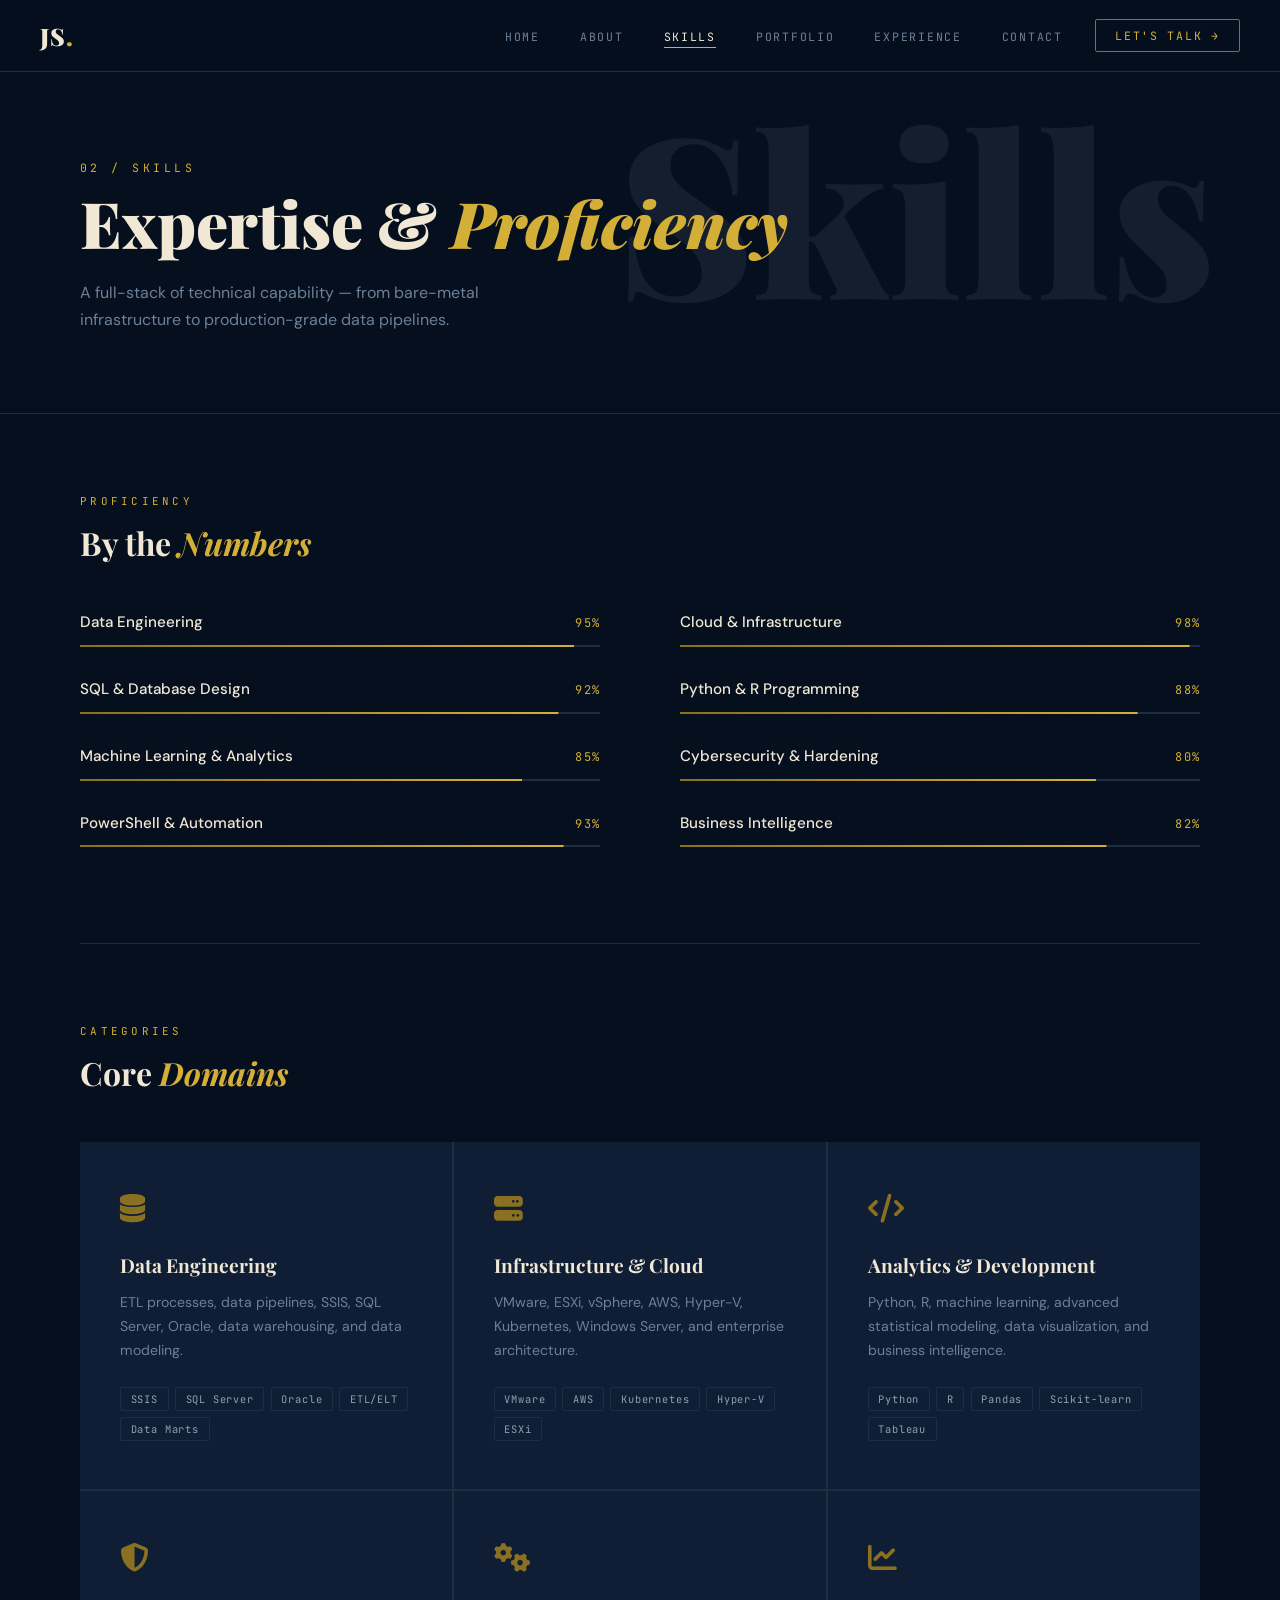
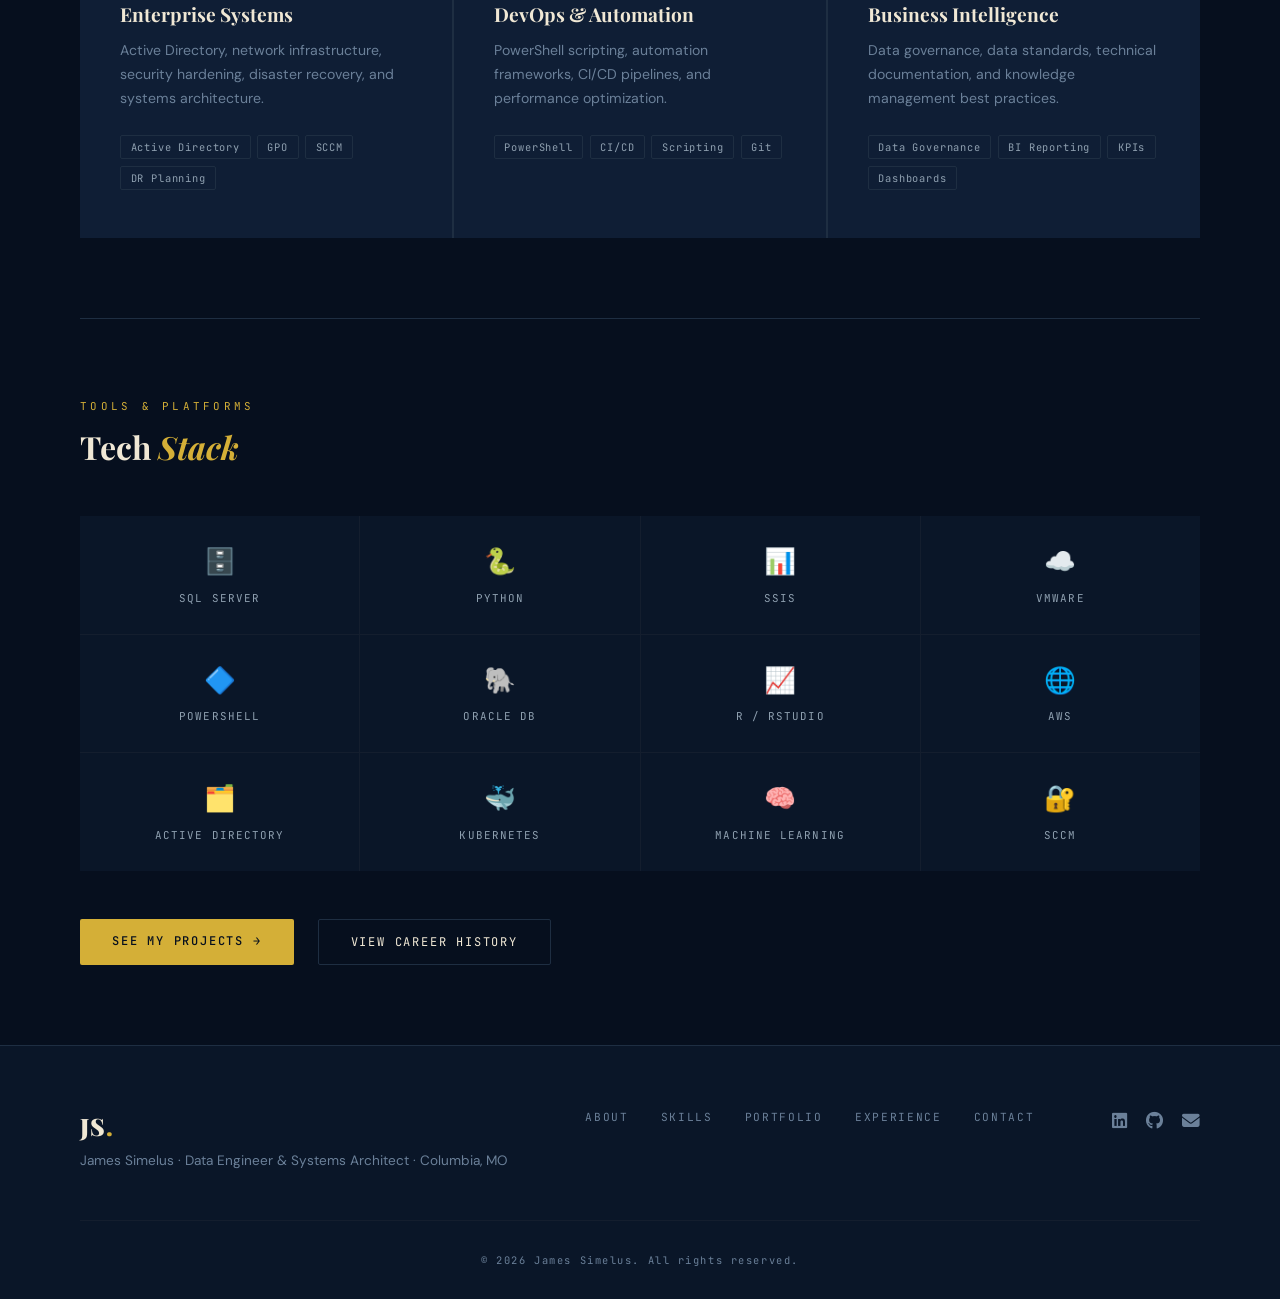
<file: skills.html>
<!DOCTYPE html>
<html lang="en">
<head>
  <meta charset="UTF-8" />
  <meta name="viewport" content="width=device-width, initial-scale=1.0" />
  <title>Skills — James Simelus</title>
  <link rel="preconnect" href="https://fonts.googleapis.com">
  <link href="https://fonts.googleapis.com/css2?family=Playfair+Display:ital,wght@0,700;0,900;1,700&family=JetBrains+Mono:wght@300;400;500&family=DM+Sans:wght@300;400;500&display=swap" rel="stylesheet">
  <link rel="stylesheet" href="https://cdnjs.cloudflare.com/ajax/libs/font-awesome/6.5.0/css/all.min.css">
  <style>
    :root{--navy:#060f1e;--navy-mid:#0a1628;--navy-light:#0f1e35;--gold:#d4af37;--gold-dim:#8a7020;--cream:#f0e8d5;--muted:#6b8099;--muted-mid:#8fa0b0;--border:#141e2e;--border-mid:#1e2e42}
    *,*::before,*::after{margin:0;padding:0;box-sizing:border-box}
    html{scroll-behavior:smooth}
    body{background:#060f1e;color:#f0e8d5;font-family:'DM Sans',sans-serif;overflow-x:hidden;-webkit-font-smoothing:antialiased}
    @keyframes fadeUp{from{opacity:0;transform:translateY(24px)}to{opacity:1;transform:translateY(0)}}
        /* ── NAV ── */
    .nav{position:fixed;top:0;width:100%;z-index:1000;background:rgba(6,15,30,0.95);backdrop-filter:blur(12px);border-bottom:1px solid #1e2e42}
    .nav-inner{max-width:1280px;margin:0 auto;padding:1.2rem 2.5rem;display:flex;align-items:center;gap:2rem}
    /* desktop logo = JS. */
    .nav-logo{font-family:'Playfair Display',serif;font-size:1.5rem;font-weight:900;color:#f0e8d5;text-decoration:none;margin-right:auto;letter-spacing:.05em}
    .nav-logo span{color:#d4af37}
    /* mobile logo = full name (hidden on desktop) */
    .nav-logo-mobile{font-family:'Playfair Display',serif;font-size:1.1rem;font-weight:900;color:#f0e8d5;text-decoration:none;letter-spacing:.03em;display:none}
    .nav-logo-mobile span{color:#d4af37}
    .nav-links{list-style:none;display:flex;gap:2.5rem}
    .nav-links a{font-family:'JetBrains Mono',monospace;font-size:.72rem;letter-spacing:.15em;text-transform:uppercase;text-decoration:none;color:#6b8099;transition:color .25s;position:relative}
    .nav-links a::after{content:'';position:absolute;bottom:-4px;left:0;width:0;height:1px;background:#d4af37;transition:width .3s}
    .nav-links a:hover,.nav-links a.active{color:#f0e8d5}
    .nav-links a:hover::after,.nav-links a.active::after{width:100%}
    .nav-cta{font-family:'JetBrains Mono',monospace;font-size:.72rem;letter-spacing:.15em;text-transform:uppercase;text-decoration:none;color:#d4af37;border:1px solid #8a7020;padding:.5rem 1.2rem;border-radius:2px;transition:all .25s}
    .nav-cta:hover{background:#d4af37;color:#060f1e}
    /* hamburger button */
    .nav-hamburger{display:none;flex-direction:column;justify-content:center;gap:5px;background:none;border:none;cursor:pointer;padding:4px;z-index:1100}
    .nav-hamburger span{display:block;width:24px;height:2px;background:#f0e8d5;border-radius:2px;transition:all .3s ease}
    .nav-hamburger.open span:nth-child(1){transform:translateY(7px) rotate(45deg)}
    .nav-hamburger.open span:nth-child(2){opacity:0;transform:scaleX(0)}
    .nav-hamburger.open span:nth-child(3){transform:translateY(-7px) rotate(-45deg)}
    /* mobile drawer */
    .nav-drawer{display:none;position:fixed;top:0;left:0;width:100%;height:100%;z-index:1050;flex-direction:column}
    .nav-drawer.open{display:flex}
    .nav-drawer-backdrop{position:absolute;inset:0;background:rgba(6,15,30,.85);backdrop-filter:blur(8px)}
    .nav-drawer-panel{position:relative;z-index:1;margin-left:auto;width:72%;max-width:300px;height:100%;background:#0a1628;border-left:1px solid #1e2e42;padding:5rem 2rem 3rem;display:flex;flex-direction:column;gap:0;transform:translateX(100%);transition:transform .35s cubic-bezier(.4,0,.2,1)}
    .nav-drawer.open .nav-drawer-panel{transform:translateX(0)}
    .nav-drawer-links{list-style:none;display:flex;flex-direction:column;gap:0}
    .nav-drawer-links li{border-bottom:1px solid #141e2e}
    .nav-drawer-links a{font-family:'JetBrains Mono',monospace;font-size:.8rem;letter-spacing:.2em;text-transform:uppercase;text-decoration:none;color:#6b8099;padding:1.2rem 0;display:block;transition:color .2s}
    .nav-drawer-links a:hover,.nav-drawer-links a.active{color:#d4af37}
    .nav-drawer-cta{margin-top:2rem;font-family:'JetBrains Mono',monospace;font-size:.75rem;letter-spacing:.15em;text-transform:uppercase;text-decoration:none;background:#d4af37;color:#060f1e;padding:.9rem 1.5rem;border-radius:2px;text-align:center;display:block;transition:all .25s}
    .nav-drawer-cta:hover{background:#f0e8d5}
    @media(max-width:900px){
      .nav-logo{display:none}
      .nav-logo-mobile{display:block;margin-right:auto}
      .nav-links{display:none}
      .nav-cta{display:none}
      .nav-hamburger{display:flex}
    }
    .btn-primary{font-family:'JetBrains Mono',monospace;font-size:.75rem;letter-spacing:.15em;text-transform:uppercase;text-decoration:none;background:#d4af37;color:#060f1e;padding:.9rem 2rem;border-radius:2px;border:none;cursor:pointer;display:inline-block;transition:all .25s;font-weight:500}
    .btn-primary:hover{background:#f0e8d5;transform:translateY(-2px)}
    .btn-ghost{font-family:'JetBrains Mono',monospace;font-size:.75rem;letter-spacing:.15em;text-transform:uppercase;text-decoration:none;background:transparent;color:#f0e8d5;padding:.9rem 2rem;border-radius:2px;border:1px solid #1e2e42;display:inline-block;transition:all .25s}
    .btn-ghost:hover{border-color:#8a7020;color:#d4af37}
    .page-header{padding:10rem 5rem 5rem;border-bottom:1px solid #1e2e42;position:relative;overflow:hidden}
    .page-header::before{content:attr(data-title);position:absolute;right:4rem;top:50%;transform:translateY(-50%);font-family:'Playfair Display',serif;font-size:14rem;font-weight:900;color:#141e2e;line-height:1;pointer-events:none;user-select:none;white-space:nowrap}
    .page-eyebrow{font-family:'JetBrains Mono',monospace;font-size:.72rem;letter-spacing:.3em;color:#d4af37;text-transform:uppercase;margin-bottom:1rem;opacity:0;animation:fadeUp .7s ease forwards .2s}
    .page-title{font-family:'Playfair Display',serif;font-size:clamp(2.5rem,5vw,5rem);font-weight:900;color:#f0e8d5;line-height:1;opacity:0;animation:fadeUp .7s ease forwards .4s}
    .page-title em{font-style:italic;color:#d4af37}
    .page-subtitle{font-size:1rem;color:#6b8099;max-width:500px;line-height:1.7;margin-top:1.5rem;opacity:0;animation:fadeUp .7s ease forwards .6s}
    .section-label{font-family:'JetBrains Mono',monospace;font-size:.68rem;letter-spacing:.3em;color:#d4af37;text-transform:uppercase;margin-bottom:.8rem}
    .footer{border-top:1px solid #1e2e42;padding:4rem 5rem 2rem;background:#0a1628}
    .footer-inner{max-width:1280px;margin:0 auto 3rem;display:flex;justify-content:space-between;align-items:flex-start;gap:3rem;flex-wrap:wrap}
    .footer-left p{font-size:.85rem;color:#6b8099;line-height:1.6}
    .footer-links{display:flex;gap:2rem;flex-wrap:wrap}
    .footer-links a{font-family:'JetBrains Mono',monospace;font-size:.7rem;letter-spacing:.15em;text-transform:uppercase;text-decoration:none;color:#6b8099;transition:color .2s}
    .footer-links a:hover{color:#d4af37}
    .footer-social{display:flex;gap:1.2rem;font-size:1.1rem}
    .footer-social a{color:#6b8099;text-decoration:none;transition:color .2s}
    .footer-social a:hover{color:#d4af37}
    .footer-copy{text-align:center;font-family:'JetBrains Mono',monospace;font-size:.65rem;letter-spacing:.15em;color:#6b8099;padding-top:2rem;border-top:1px solid #141e2e;max-width:1280px;margin:0 auto}
    /* SKILLS PAGE */
    .skills-body{max-width:1280px;margin:0 auto;padding:5rem}
    .proficiency-section{margin-bottom:6rem}
    .prof-grid{display:grid;grid-template-columns:1fr 1fr;gap:2rem 5rem;margin-top:3rem}
    .prof-header{display:flex;justify-content:space-between;align-items:baseline;margin-bottom:.8rem}
    .prof-name{font-size:.95rem;font-weight:500;color:#f0e8d5}
    .prof-pct{font-family:'JetBrains Mono',monospace;font-size:.75rem;letter-spacing:.1em;color:#d4af37}
    .prof-track{width:100%;height:2px;background:#1e2e42;position:relative;overflow:hidden}
    .prof-fill{height:100%;background:linear-gradient(90deg,#8a7020,#d4af37);transform-origin:left;transform:scaleX(0);transition:transform 1.2s cubic-bezier(.4,0,.2,1)}
    .categories-section{border-top:1px solid #1e2e42;padding-top:5rem;margin-bottom:5rem}
    .cat-grid{display:grid;grid-template-columns:repeat(3,1fr);gap:1.5px;background:#1e2e42;margin-top:3rem}
    .cat-card{background:#0f1e35;padding:3rem 2.5rem;transition:background .3s;position:relative;overflow:hidden}
    .cat-card::after{content:'';position:absolute;bottom:0;left:0;width:0;height:2px;background:#d4af37;transition:width .4s}
    .cat-card:hover{background:#060f1e}
    .cat-card:hover::after{width:100%}
    .cat-icon{font-size:1.8rem;color:#8a7020;margin-bottom:1.5rem;transition:color .3s}
    .cat-card:hover .cat-icon{color:#d4af37}
    .cat-title{font-family:'Playfair Display',serif;font-size:1.2rem;font-weight:700;color:#f0e8d5;margin-bottom:.8rem}
    .cat-desc{font-size:.88rem;color:#6b8099;line-height:1.7;margin-bottom:1.5rem}
    .cat-tags{display:flex;flex-wrap:wrap;gap:.4rem}
    .cat-tag{font-family:'JetBrains Mono',monospace;font-size:.65rem;letter-spacing:.08em;padding:.25rem .6rem;border:1px solid #1e2e42;color:#8fa0b0;border-radius:2px}
    .stack-section{border-top:1px solid #1e2e42;padding-top:5rem}
    .stack-grid{display:grid;grid-template-columns:repeat(4,1fr);gap:1px;background:#141e2e;margin-top:3rem}
    .stack-item{background:#0a1628;padding:1.8rem 1.5rem;text-align:center;transition:background .25s}
    .stack-item:hover{background:#0f1e35}
    .stack-icon{font-size:1.6rem;margin-bottom:.8rem;display:block}
    .stack-name{font-family:'JetBrains Mono',monospace;font-size:.68rem;letter-spacing:.1em;color:#8fa0b0;text-transform:uppercase}
    @media(max-width:900px){
      .skills-body{padding:3rem 2rem}
      .prof-grid{grid-template-columns:1fr;gap:1.5rem}
      .cat-grid{grid-template-columns:1fr}
      .stack-grid{grid-template-columns:repeat(2,1fr)}
      .nav-links{display:none}.nav-cta{display:none}
      .page-header{padding:8rem 2rem 4rem}.page-header::before{display:none}
      .footer{padding:3rem 2rem}.footer-inner{flex-direction:column;gap:2rem}
    }
  </style>
</head>
<body>
  <nav class="nav">
    <div class="nav-inner">
      <a href="index.html" class="nav-logo">JS<span>.</span></a>
      <a href="index.html" class="nav-logo-mobile">James <span>Simelus</span></a>
      <ul class="nav-links">
        <li><a href="index.html">Home</a></li>
        <li><a href="about.html">About</a></li>
        <li><a href="skills.html">Skills</a></li>
        <li><a href="portfolio.html">Portfolio</a></li>
        <li><a href="experience.html">Experience</a></li>
        <li><a href="contact.html">Contact</a></li>
      </ul>
      <a href="contact.html" class="nav-cta">Let's Talk →</a>
      <button class="nav-hamburger" id="hamburger" aria-label="Open menu">
        <span></span><span></span><span></span>
      </button>
    </div>
  </nav>

  <!-- Mobile drawer -->
  <div class="nav-drawer" id="navDrawer">
    <div class="nav-drawer-backdrop" id="drawerBackdrop"></div>
    <div class="nav-drawer-panel">
      <ul class="nav-drawer-links" id="drawerLinks">
        <li><a href="index.html">Home</a></li>
        <li><a href="about.html">About</a></li>
        <li><a href="skills.html">Skills</a></li>
        <li><a href="portfolio.html">Portfolio</a></li>
        <li><a href="experience.html">Experience</a></li>
        <li><a href="contact.html">Contact</a></li>
      </ul>
      <a href="contact.html" class="nav-drawer-cta">Let's Talk →</a>
    </div>
  </div>
  <header class="page-header" data-title="Skills">
    <div class="page-eyebrow">02 / Skills</div>
    <h1 class="page-title">Expertise &amp; <em>Proficiency</em></h1>
    <p class="page-subtitle">A full-stack of technical capability — from bare-metal infrastructure to production-grade data pipelines.</p>
  </header>

  <main class="skills-body">
    <section class="proficiency-section">
      <div class="section-label">Proficiency</div>
      <h2 style="font-family:'Playfair Display',serif;font-size:2rem;font-weight:700;color:#f0e8d5;margin-top:.5rem">By the <em style="font-style:italic;color:#d4af37">Numbers</em></h2>
      <div class="prof-grid">
        <div><div class="prof-header"><span class="prof-name">Data Engineering</span><span class="prof-pct">95%</span></div><div class="prof-track"><div class="prof-fill" data-w=".95"></div></div></div>
        <div><div class="prof-header"><span class="prof-name">Cloud &amp; Infrastructure</span><span class="prof-pct">98%</span></div><div class="prof-track"><div class="prof-fill" data-w=".98"></div></div></div>
        <div><div class="prof-header"><span class="prof-name">SQL &amp; Database Design</span><span class="prof-pct">92%</span></div><div class="prof-track"><div class="prof-fill" data-w=".92"></div></div></div>
        <div><div class="prof-header"><span class="prof-name">Python &amp; R Programming</span><span class="prof-pct">88%</span></div><div class="prof-track"><div class="prof-fill" data-w=".88"></div></div></div>
        <div><div class="prof-header"><span class="prof-name">Machine Learning &amp; Analytics</span><span class="prof-pct">85%</span></div><div class="prof-track"><div class="prof-fill" data-w=".85"></div></div></div>
        <div><div class="prof-header"><span class="prof-name">Cybersecurity &amp; Hardening</span><span class="prof-pct">80%</span></div><div class="prof-track"><div class="prof-fill" data-w=".80"></div></div></div>
        <div><div class="prof-header"><span class="prof-name">PowerShell &amp; Automation</span><span class="prof-pct">93%</span></div><div class="prof-track"><div class="prof-fill" data-w=".93"></div></div></div>
        <div><div class="prof-header"><span class="prof-name">Business Intelligence</span><span class="prof-pct">82%</span></div><div class="prof-track"><div class="prof-fill" data-w=".82"></div></div></div>
      </div>
    </section>

    <section class="categories-section">
      <div class="section-label">Categories</div>
      <h2 style="font-family:'Playfair Display',serif;font-size:2rem;font-weight:700;color:#f0e8d5;margin-top:.5rem">Core <em style="font-style:italic;color:#d4af37">Domains</em></h2>
      <div class="cat-grid">
        <div class="cat-card"><div class="cat-icon"><i class="fas fa-database"></i></div><div class="cat-title">Data Engineering</div><div class="cat-desc">ETL processes, data pipelines, SSIS, SQL Server, Oracle, data warehousing, and data modeling.</div><div class="cat-tags"><span class="cat-tag">SSIS</span><span class="cat-tag">SQL Server</span><span class="cat-tag">Oracle</span><span class="cat-tag">ETL/ELT</span><span class="cat-tag">Data Marts</span></div></div>
        <div class="cat-card"><div class="cat-icon"><i class="fas fa-server"></i></div><div class="cat-title">Infrastructure &amp; Cloud</div><div class="cat-desc">VMware, ESXi, vSphere, AWS, Hyper-V, Kubernetes, Windows Server, and enterprise architecture.</div><div class="cat-tags"><span class="cat-tag">VMware</span><span class="cat-tag">AWS</span><span class="cat-tag">Kubernetes</span><span class="cat-tag">Hyper-V</span><span class="cat-tag">ESXi</span></div></div>
        <div class="cat-card"><div class="cat-icon"><i class="fas fa-code"></i></div><div class="cat-title">Analytics &amp; Development</div><div class="cat-desc">Python, R, machine learning, advanced statistical modeling, data visualization, and business intelligence.</div><div class="cat-tags"><span class="cat-tag">Python</span><span class="cat-tag">R</span><span class="cat-tag">Pandas</span><span class="cat-tag">Scikit-learn</span><span class="cat-tag">Tableau</span></div></div>
        <div class="cat-card"><div class="cat-icon"><i class="fas fa-shield-halved"></i></div><div class="cat-title">Enterprise Systems</div><div class="cat-desc">Active Directory, network infrastructure, security hardening, disaster recovery, and systems architecture.</div><div class="cat-tags"><span class="cat-tag">Active Directory</span><span class="cat-tag">GPO</span><span class="cat-tag">SCCM</span><span class="cat-tag">DR Planning</span></div></div>
        <div class="cat-card"><div class="cat-icon"><i class="fas fa-gears"></i></div><div class="cat-title">DevOps &amp; Automation</div><div class="cat-desc">PowerShell scripting, automation frameworks, CI/CD pipelines, and performance optimization.</div><div class="cat-tags"><span class="cat-tag">PowerShell</span><span class="cat-tag">CI/CD</span><span class="cat-tag">Scripting</span><span class="cat-tag">Git</span></div></div>
        <div class="cat-card"><div class="cat-icon"><i class="fas fa-chart-line"></i></div><div class="cat-title">Business Intelligence</div><div class="cat-desc">Data governance, data standards, technical documentation, and knowledge management best practices.</div><div class="cat-tags"><span class="cat-tag">Data Governance</span><span class="cat-tag">BI Reporting</span><span class="cat-tag">KPIs</span><span class="cat-tag">Dashboards</span></div></div>
      </div>
    </section>

    <section class="stack-section">
      <div class="section-label">Tools &amp; Platforms</div>
      <h2 style="font-family:'Playfair Display',serif;font-size:2rem;font-weight:700;color:#f0e8d5;margin-top:.5rem">Tech <em style="font-style:italic;color:#d4af37">Stack</em></h2>
      <div class="stack-grid">
        <div class="stack-item"><span class="stack-icon">🗄️</span><div class="stack-name">SQL Server</div></div>
        <div class="stack-item"><span class="stack-icon">🐍</span><div class="stack-name">Python</div></div>
        <div class="stack-item"><span class="stack-icon">📊</span><div class="stack-name">SSIS</div></div>
        <div class="stack-item"><span class="stack-icon">☁️</span><div class="stack-name">VMware</div></div>
        <div class="stack-item"><span class="stack-icon">🔷</span><div class="stack-name">PowerShell</div></div>
        <div class="stack-item"><span class="stack-icon">🐘</span><div class="stack-name">Oracle DB</div></div>
        <div class="stack-item"><span class="stack-icon">📈</span><div class="stack-name">R / RStudio</div></div>
        <div class="stack-item"><span class="stack-icon">🌐</span><div class="stack-name">AWS</div></div>
        <div class="stack-item"><span class="stack-icon">🗂️</span><div class="stack-name">Active Directory</div></div>
        <div class="stack-item"><span class="stack-icon">🐳</span><div class="stack-name">Kubernetes</div></div>
        <div class="stack-item"><span class="stack-icon">🧠</span><div class="stack-name">Machine Learning</div></div>
        <div class="stack-item"><span class="stack-icon">🔐</span><div class="stack-name">SCCM</div></div>
      </div>
      <div style="margin-top:3rem;display:flex;gap:1.5rem;flex-wrap:wrap">
        <a href="portfolio.html" class="btn-primary">See My Projects →</a>
        <a href="experience.html" class="btn-ghost">View Career History</a>
      </div>
    </section>
  </main>

  <footer class="footer">
    <div class="footer-inner">
      <div class="footer-left"><a href="index.html" class="nav-logo" style="display:block;margin-bottom:.5rem">JS<span>.</span></a><p>James Simelus · Data Engineer & Systems Architect · Columbia, MO</p></div>
      <div class="footer-links"><a href="about.html">About</a><a href="skills.html">Skills</a><a href="portfolio.html">Portfolio</a><a href="experience.html">Experience</a><a href="contact.html">Contact</a></div>
      <div class="footer-social"><a href="https://www.linkedin.com/in/james-simelus" target="_blank"><i class="fab fa-linkedin"></i></a><a href="https://github.com/jsimelus1" target="_blank"><i class="fab fa-github"></i></a><a href="mailto:me@jamessimelus.com"><i class="fas fa-envelope"></i></a></div>
    </div>
    <div class="footer-copy">© <span id="yr"></span> James Simelus. All rights reserved.</div>
  </footer>
  <script>
    document.getElementById('yr').textContent=new Date().getFullYear();
    const fills=document.querySelectorAll('.prof-fill');
    const obs=new IntersectionObserver(entries=>{entries.forEach(e=>{if(e.isIntersecting){const w=e.target.getAttribute('data-w')||.8;e.target.style.transform=`scaleX(${w})`;obs.unobserve(e.target)}})},{threshold:.3});
    fills.forEach(f=>obs.observe(f));
  </script>

  <script>
    // Set active nav link based on current page
    (function(){
      var page = window.location.pathname.split('/').pop() || 'index.html';
      document.querySelectorAll('.nav-links a, .nav-drawer-links a').forEach(function(a){
        if (a.getAttribute('href') === page) a.classList.add('active');
      });
    })();

    // Hamburger menu
    var hamburger = document.getElementById('hamburger');
    var drawer    = document.getElementById('navDrawer');
    var backdrop  = document.getElementById('drawerBackdrop');

    function openDrawer() {
      drawer.classList.add('open');
      hamburger.classList.add('open');
      document.body.style.overflow = 'hidden';
    }
    function closeDrawer() {
      drawer.classList.remove('open');
      hamburger.classList.remove('open');
      document.body.style.overflow = '';
    }

    hamburger.addEventListener('click', function(e) {
      e.stopPropagation();
      drawer.classList.contains('open') ? closeDrawer() : openDrawer();
    });
    backdrop.addEventListener('click', closeDrawer);
    document.querySelectorAll('.nav-drawer-links a').forEach(function(a){
      a.addEventListener('click', closeDrawer);
    });
  </script>
</body>
</html>
</file>
